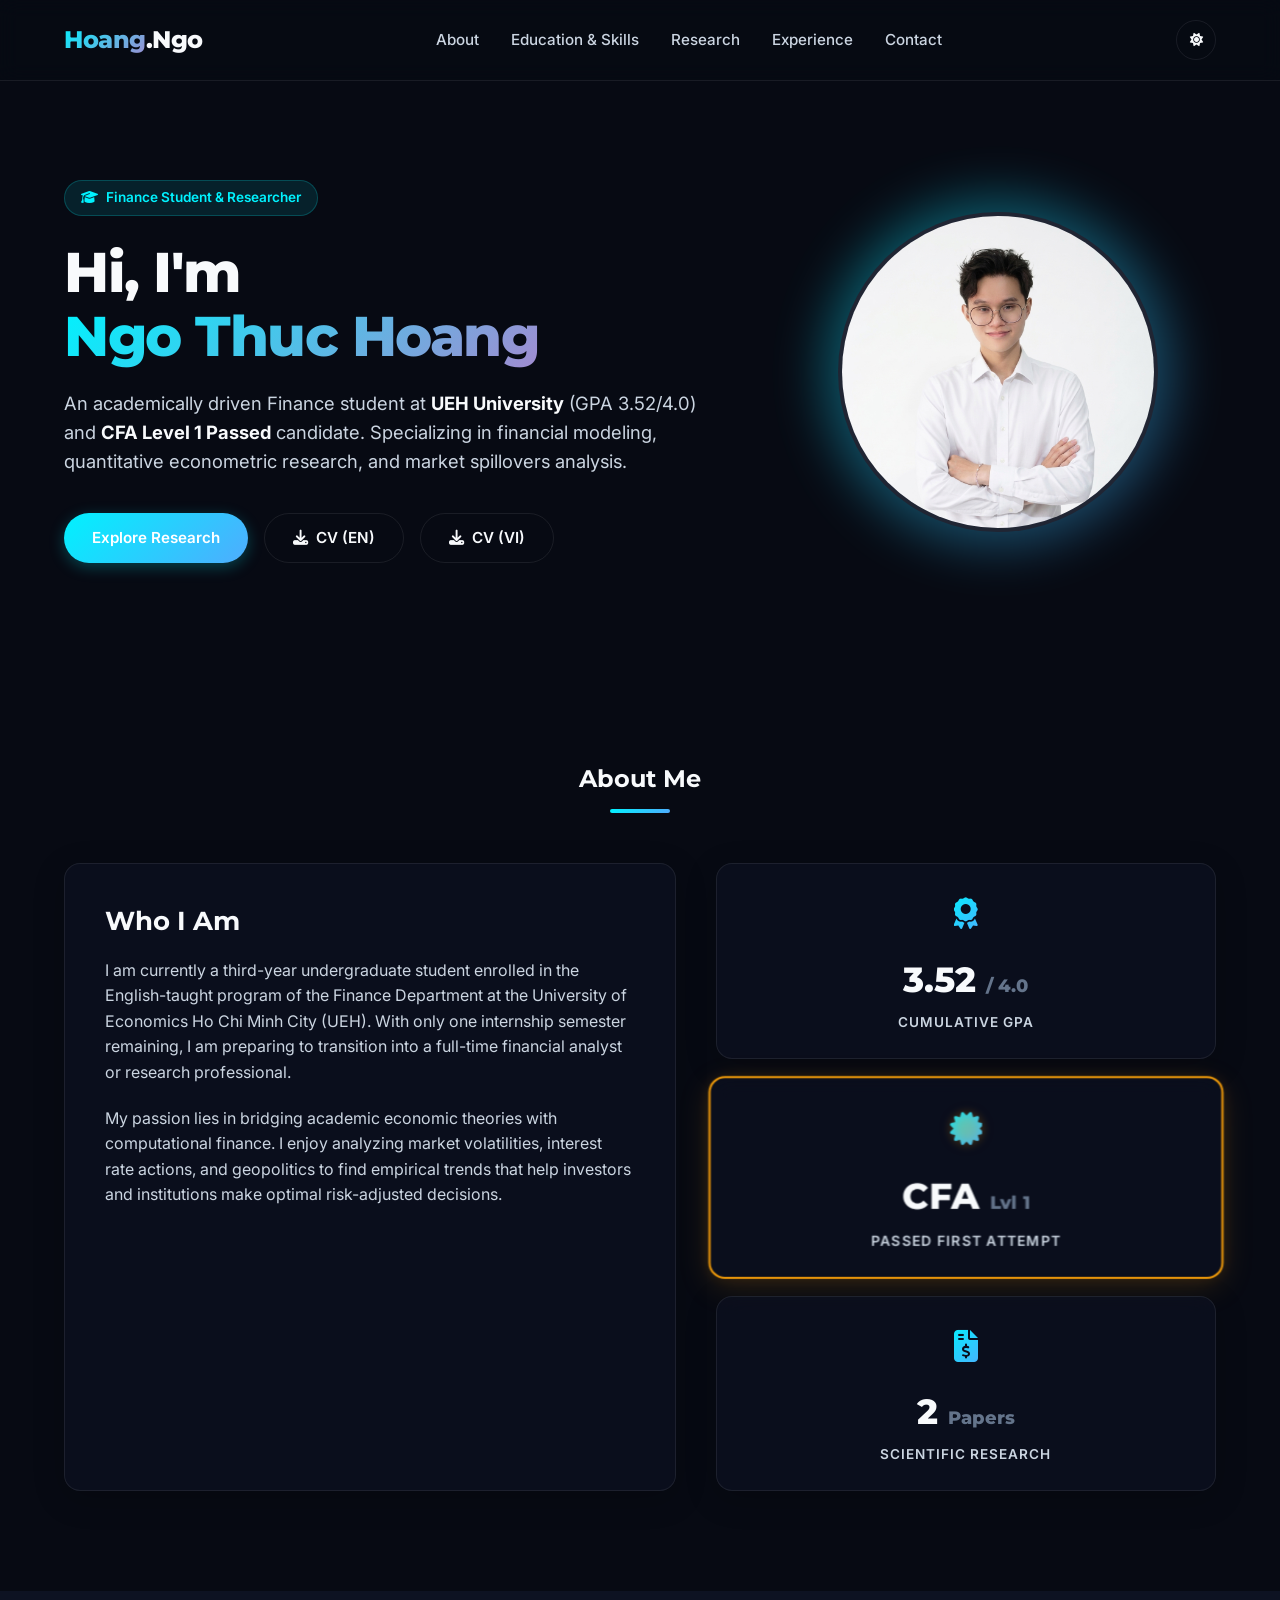
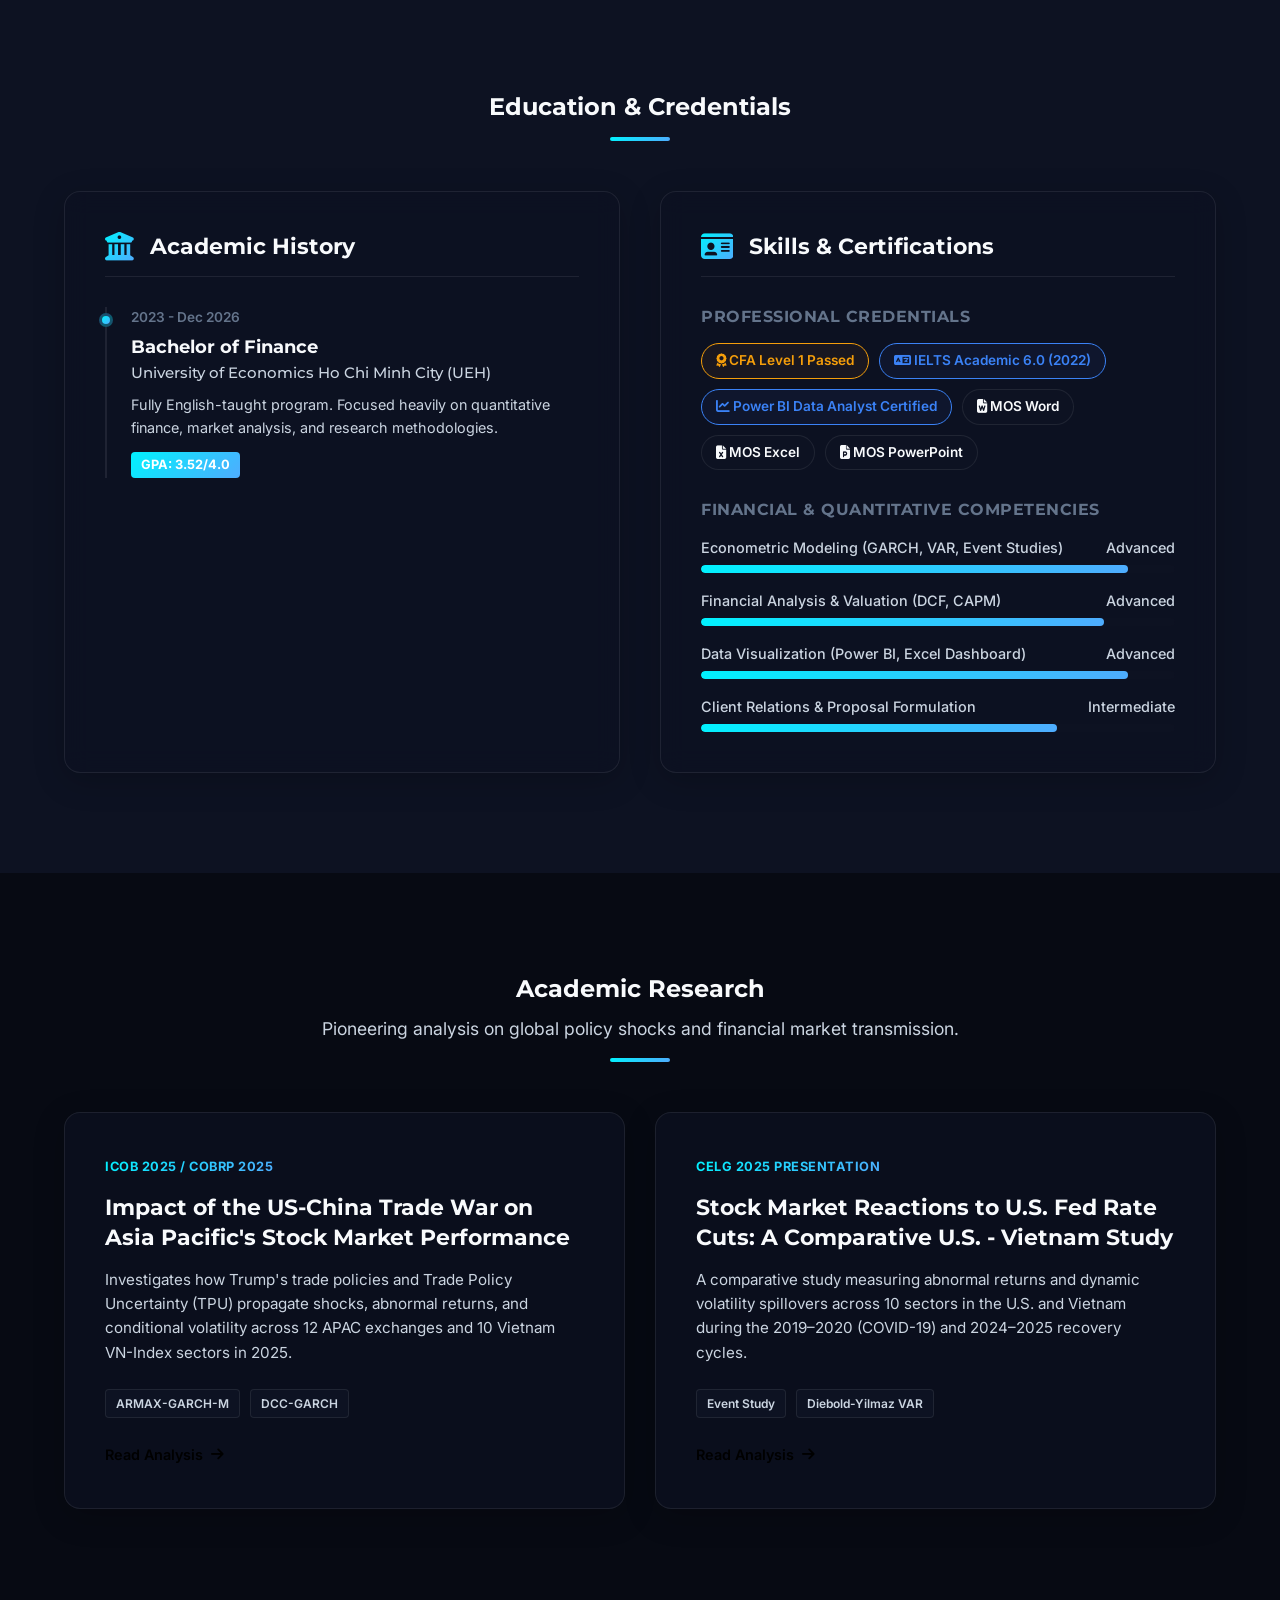
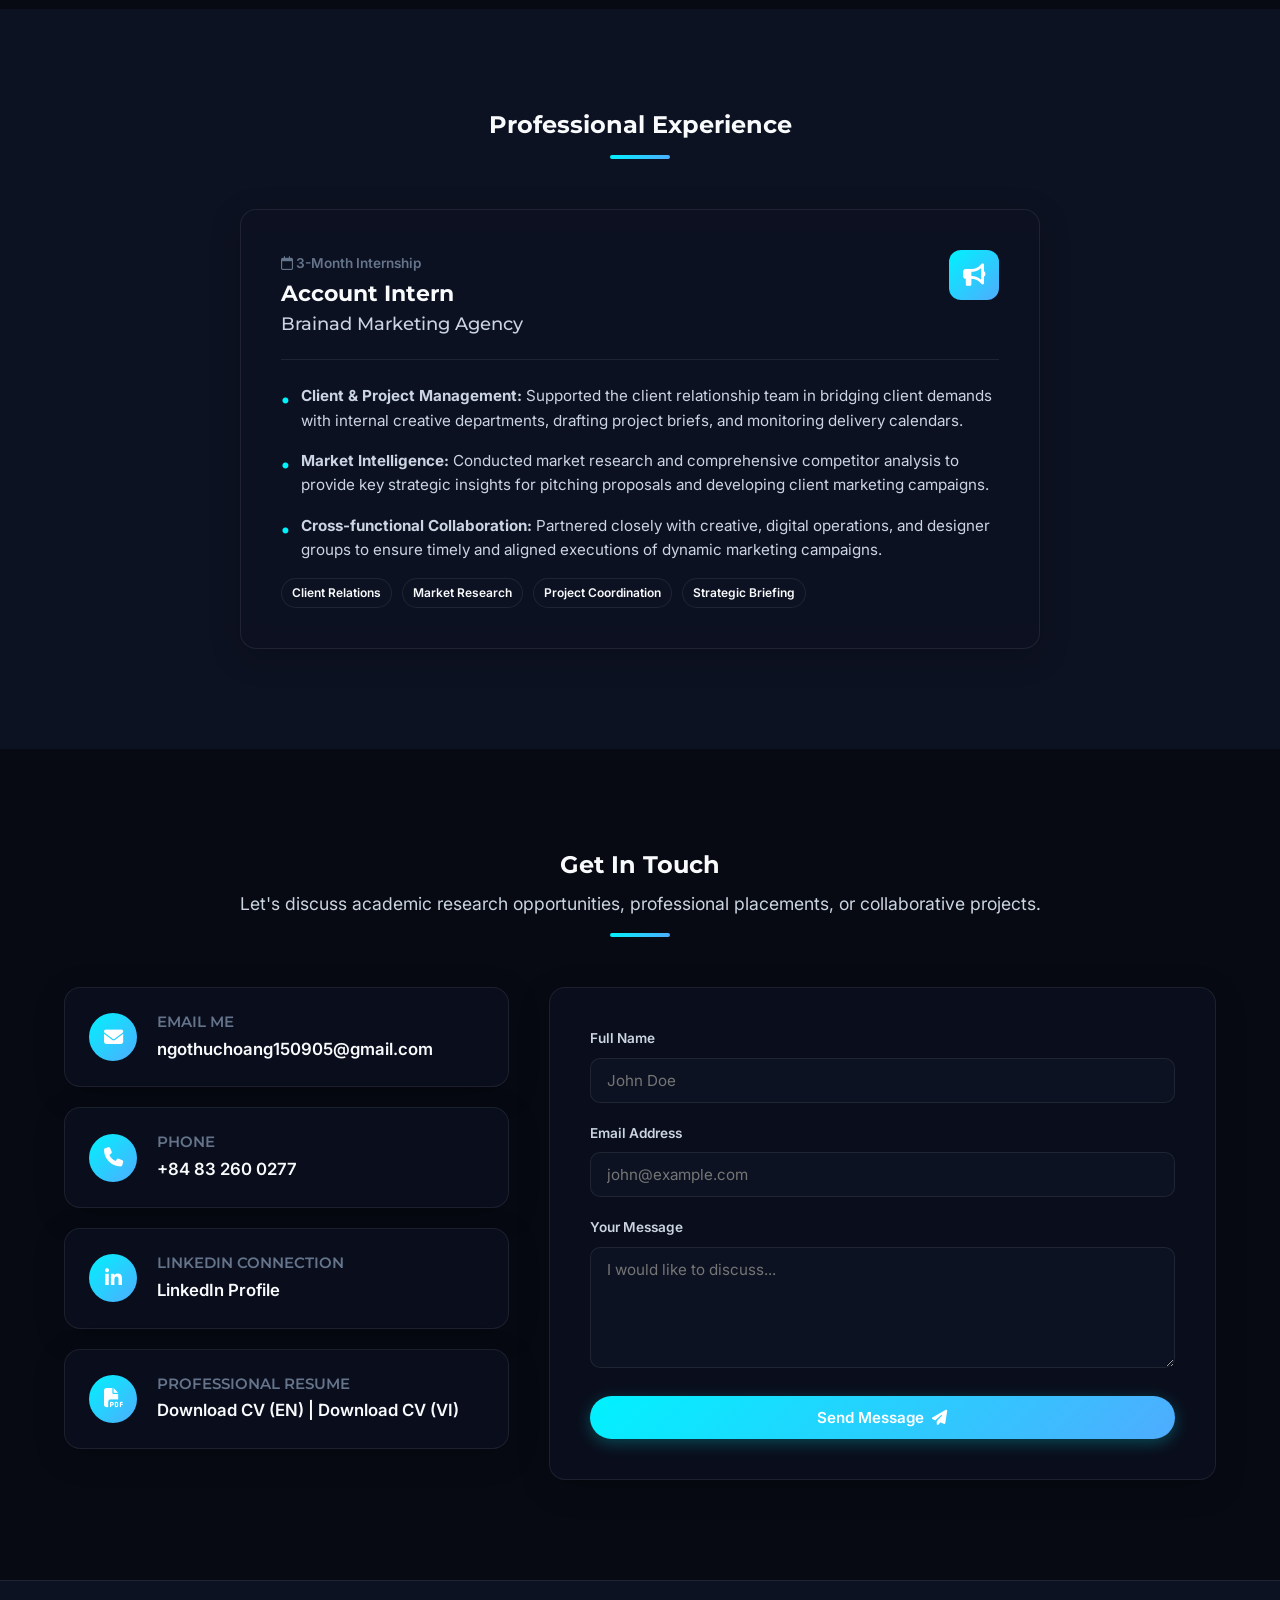
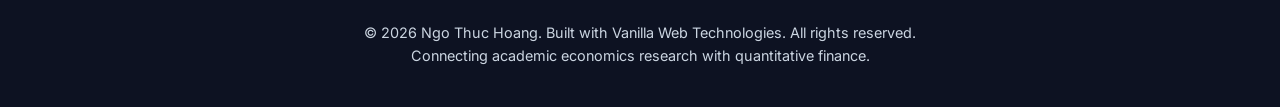
<file: index.html>
<!DOCTYPE html>
<html lang="en">
<head>
    <meta charset="UTF-8">
    <meta name="viewport" content="width=device-width, initial-scale=1.0">
    <title>Ngo Thuc Hoang | Personal Portfolio</title>
    <meta name="description" content="Personal portfolio of Ngo Thuc Hoang, Finance student at UEH. CFA Level 1, GPA 3.52, research in trade policy uncertainty and monetary policy spillovers.">
    <!-- Google Fonts -->
    <link rel="preconnect" href="https://fonts.googleapis.com">
    <link rel="preconnect" href="https://fonts.gstatic.com" crossorigin>
    <link href="https://fonts.googleapis.com/css2?family=Inter:wght@300;400;500;600;700&family=Montserrat:wght@500;600;700;800&display=swap" rel="stylesheet">
    <!-- FontAwesome for Icons -->
    <link rel="stylesheet" href="https://cdnjs.cloudflare.com/ajax/libs/font-awesome/6.4.0/css/all.min.css">
    <!-- Stylesheet -->
    <link rel="stylesheet" href="styles.css">
</head>
<body class="dark-theme">

    <!-- Sticky Navigation -->
    <header id="header">
        <div class="container navbar">
            <a href="#" class="logo">
                <span class="gradient-text">Hoang</span>.Ngo
            </a>
            <nav class="nav-menu" id="nav-menu">
                <a href="#about" class="nav-link">About</a>
                <a href="#education" class="nav-link">Education & Skills</a>
                <a href="#research" class="nav-link">Research</a>
                <a href="#experience" class="nav-link">Experience</a>
                <a href="#contact" class="nav-link">Contact</a>
            </nav>
            <div class="nav-actions">
                <button id="theme-toggle" class="btn-icon" aria-label="Toggle theme">
                    <i class="fa-solid fa-sun"></i>
                </button>
                <button id="mobile-menu-btn" class="btn-icon mobile-only" aria-label="Open menu">
                    <i class="fa-solid fa-bars"></i>
                </button>
            </div>
        </div>
    </header>

    <!-- Hero Section -->
    <section id="hero" class="hero-section">
        <div class="container hero-grid">
            <div class="hero-content">
                <div class="badge-hero">
                    <i class="fa-solid fa-graduation-cap"></i> Finance Student & Researcher
                </div>
                <h1 class="hero-title">
                    Hi, I'm <span class="gradient-text">Ngo Thuc Hoang</span>
                </h1>
                <p class="hero-subtitle">
                    An academically driven Finance student at <strong>UEH University</strong> (GPA 3.52/4.0) and <strong>CFA Level 1 Passed</strong> candidate. Specializing in financial modeling, quantitative econometric research, and market spillovers analysis.
                </p>
                <div class="hero-cta">
                    <a href="#research" class="btn primary">Explore Research</a>
                    <a href="./CV_NgoThucHoang.pdf" class="btn secondary" download><i class="fa-solid fa-download"></i> CV (EN)</a>
                    <a href="./CV_NgoThucHoang_VI.pdf" class="btn secondary" download><i class="fa-solid fa-download"></i> CV (VI)</a>
                </div>
            </div>
            <div class="hero-image-wrapper">
                <div class="avatar-glow"></div>
                <div class="avatar-container">
                    <img src="Anhcv_shirt_white_polished.png" alt="Ngo Thuc Hoang" class="avatar-img" onerror="this.src='Anhcv.jpg'">
                </div>
            </div>
        </div>
    </section>

    <!-- About Section -->
    <section id="about" class="section-padding">
        <div class="container scroll-reveal">
            <div class="section-header text-center">
                <h2 class="section-title">About Me</h2>
                <div class="underline mx-auto"></div>
            </div>
            <div class="about-grid">
                <div class="about-card glass">
                    <h3>Who I Am</h3>
                    <p>
                        I am currently a third-year undergraduate student enrolled in the English-taught program of the Finance Department at the University of Economics Ho Chi Minh City (UEH). With only one internship semester remaining, I am preparing to transition into a full-time financial analyst or research professional.
                    </p>
                    <p>
                        My passion lies in bridging academic economic theories with computational finance. I enjoy analyzing market volatilities, interest rate actions, and geopolitics to find empirical trends that help investors and institutions make optimal risk-adjusted decisions.
                    </p>
                </div>
                <div class="stats-grid">
                    <div class="stat-card glass text-center">
                        <div class="stat-icon"><i class="fa-solid fa-award"></i></div>
                        <div class="stat-number">3.52 <span class="stat-scale">/ 4.0</span></div>
                        <div class="stat-label">Cumulative GPA</div>
                    </div>
                    <div class="stat-card glass text-center cfa-featured">
                        <div class="stat-icon"><i class="fa-solid fa-certificate"></i></div>
                        <div class="stat-number">CFA <span class="stat-scale">Lvl 1</span></div>
                        <div class="stat-label">Passed First Attempt</div>
                    </div>
                    <div class="stat-card glass text-center">
                        <div class="stat-icon"><i class="fa-solid fa-file-invoice-dollar"></i></div>
                        <div class="stat-number">2 <span class="stat-scale">Papers</span></div>
                        <div class="stat-label">Scientific Research</div>
                    </div>
                </div>
            </div>
        </div>
    </section>

    <!-- Education & Skills Section -->
    <section id="education" class="section-padding bg-alt">
        <div class="container scroll-reveal">
            <div class="section-header text-center">
                <h2 class="section-title">Education & Credentials</h2>
                <div class="underline mx-auto"></div>
            </div>
            <div class="edu-skills-grid">
                <!-- Education Timeline -->
                <div class="edu-card glass">
                    <div class="edu-card-header">
                        <i class="fa-solid fa-building-columns icon-header"></i>
                        <h3>Academic History</h3>
                    </div>
                    <div class="edu-timeline">
                        <div class="timeline-item">
                            <div class="timeline-dot"></div>
                            <span class="timeline-date">2023 - Dec 2026</span>
                            <h4>Bachelor of Finance</h4>
                            <h5>University of Economics Ho Chi Minh City (UEH)</h5>
                            <p class="edu-desc">
                                Fully English-taught program. Focused heavily on quantitative finance, market analysis, and research methodologies.
                            </p>
                            <span class="timeline-badge">GPA: 3.52/4.0</span>
                        </div>
                    </div>
                </div>

                <!-- Skills & Certifications -->
                <div class="skills-card glass">
                    <div class="skills-card-header">
                        <i class="fa-solid fa-id-card icon-header"></i>
                        <h3>Skills & Certifications</h3>
                    </div>
                    <div class="skills-section">
                        <h4>Professional Credentials</h4>
                        <div class="chips-container">
                            <span class="chip gold"><i class="fa-solid fa-award"></i> CFA Level 1 Passed</span>
                            <span class="chip blue"><i class="fa-solid fa-language"></i> IELTS Academic 6.0 (2022)</span>
                            <span class="chip blue"><i class="fa-solid fa-chart-line"></i> Power BI Data Analyst Certified</span>
                            <span class="chip text-chip"><i class="fa-solid fa-file-word"></i> MOS Word</span>
                            <span class="chip text-chip"><i class="fa-solid fa-file-excel"></i> MOS Excel</span>
                            <span class="chip text-chip"><i class="fa-solid fa-file-powerpoint"></i> MOS PowerPoint</span>
                        </div>
                    </div>
                    <div class="skills-section">
                        <h4>Financial & Quantitative Competencies</h4>
                        <div class="skills-bar-wrapper">
                            <div class="skill-info">
                                <span>Econometric Modeling (GARCH, VAR, Event Studies)</span>
                                <span>Advanced</span>
                            </div>
                            <div class="skill-progress-bar"><div class="progress" style="width: 90%;"></div></div>
                        </div>
                        <div class="skills-bar-wrapper">
                            <div class="skill-info">
                                <span>Financial Analysis & Valuation (DCF, CAPM)</span>
                                <span>Advanced</span>
                            </div>
                            <div class="skill-progress-bar"><div class="progress" style="width: 85%;"></div></div>
                        </div>
                        <div class="skills-bar-wrapper">
                            <div class="skill-info">
                                <span>Data Visualization (Power BI, Excel Dashboard)</span>
                                <span>Advanced</span>
                            </div>
                            <div class="skill-progress-bar"><div class="progress" style="width: 90%;"></div></div>
                        </div>
                        <div class="skills-bar-wrapper">
                            <div class="skill-info">
                                <span>Client Relations & Proposal Formulation</span>
                                <span>Intermediate</span>
                            </div>
                            <div class="skill-progress-bar"><div class="progress" style="width: 75%;"></div></div>
                        </div>
                    </div>
                </div>
            </div>
        </div>
    </section>

    <!-- Research Section -->
    <section id="research" class="section-padding">
        <div class="container scroll-reveal">
            <div class="section-header text-center">
                <h2 class="section-title">Academic Research</h2>
                <p class="section-subtitle">Pioneering analysis on global policy shocks and financial market transmission.</p>
                <div class="underline mx-auto"></div>
            </div>
            <div class="research-grid">
                <!-- Research Card 1 -->
                <div class="research-card glass scroll-reveal" data-paper="paper1">
                    <div class="card-tag">iCOB 2025 / COBRP 2025</div>
                    <h3 class="card-title">Impact of the US-China Trade War on Asia Pacific's Stock Market Performance</h3>
                    <p class="card-summary">
                        Investigates how Trump's trade policies and Trade Policy Uncertainty (TPU) propagate shocks, abnormal returns, and conditional volatility across 12 APAC exchanges and 10 Vietnam VN-Index sectors in 2025.
                    </p>
                    <div class="card-methodology">
                        <span class="method-badge">ARMAX-GARCH-M</span>
                        <span class="method-badge">DCC-GARCH</span>
                    </div>
                    <button class="btn card-btn text-gradient">Read Analysis <i class="fa-solid fa-arrow-right"></i></button>
                </div>

                <!-- Research Card 2 -->
                <div class="research-card glass scroll-reveal" data-paper="paper2">
                    <div class="card-tag">CELG 2025 Presentation</div>
                    <h3 class="card-title">Stock Market Reactions to U.S. Fed Rate Cuts: A Comparative U.S. - Vietnam Study</h3>
                    <p class="card-summary">
                        A comparative study measuring abnormal returns and dynamic volatility spillovers across 10 sectors in the U.S. and Vietnam during the 2019–2020 (COVID-19) and 2024–2025 recovery cycles.
                    </p>
                    <div class="card-methodology">
                        <span class="method-badge">Event Study</span>
                        <span class="method-badge">Diebold-Yilmaz VAR</span>
                    </div>
                    <button class="btn card-btn text-gradient">Read Analysis <i class="fa-solid fa-arrow-right"></i></button>
                </div>
            </div>
        </div>
    </section>

    <!-- Experience Section -->
    <section id="experience" class="section-padding bg-alt">
        <div class="container scroll-reveal">
            <div class="section-header text-center">
                <h2 class="section-title">Professional Experience</h2>
                <div class="underline mx-auto"></div>
            </div>
            <div class="timeline-container scroll-reveal">
                <div class="timeline-card glass">
                    <div class="timeline-header">
                        <div class="timeline-title-group">
                            <span class="job-date"><i class="fa-regular fa-calendar"></i> 3-Month Internship</span>
                            <h3>Account Intern</h3>
                            <h4>Brainad Marketing Agency</h4>
                        </div>
                        <div class="timeline-logo"><i class="fa-solid fa-bullhorn"></i></div>
                    </div>
                    <ul class="timeline-bullets">
                        <li>
                            <strong>Client & Project Management:</strong> Supported the client relationship team in bridging client demands with internal creative departments, drafting project briefs, and monitoring delivery calendars.
                        </li>
                        <li>
                            <strong>Market Intelligence:</strong> Conducted market research and comprehensive competitor analysis to provide key strategic insights for pitching proposals and developing client marketing campaigns.
                        </li>
                        <li>
                            <strong>Cross-functional Collaboration:</strong> Partnered closely with creative, digital operations, and designer groups to ensure timely and aligned executions of dynamic marketing campaigns.
                        </li>
                    </ul>
                    <div class="chips-container mt-3">
                        <span class="chip small">Client Relations</span>
                        <span class="chip small">Market Research</span>
                        <span class="chip small">Project Coordination</span>
                        <span class="chip small">Strategic Briefing</span>
                    </div>
                </div>
            </div>
        </div>
    </section>

    <!-- Contact Section -->
    <section id="contact" class="section-padding">
        <div class="container scroll-reveal">
            <div class="section-header text-center">
                <h2 class="section-title">Get In Touch</h2>
                <p class="section-subtitle">Let's discuss academic research opportunities, professional placements, or collaborative projects.</p>
                <div class="underline mx-auto"></div>
            </div>
            <div class="contact-grid">
                <!-- Info cards -->
                <div class="contact-info-wrapper">
                    <div class="info-card glass">
                        <div class="info-icon"><i class="fa-solid fa-envelope"></i></div>
                        <div>
                            <h4>Email Me</h4>
                            <p><a href="mailto:ngothuchoang150905@gmail.com" class="contact-link">ngothuchoang150905@gmail.com</a></p>
                        </div>
                    </div>
                    <div class="info-card glass">
                        <div class="info-icon"><i class="fa-solid fa-phone"></i></div>
                        <div>
                            <h4>Phone</h4>
                            <p><a href="tel:+84832600277" class="contact-link">+84 83 260 0277</a></p>
                        </div>
                    </div>
                    <div class="info-card glass">
                        <div class="info-icon"><i class="fa-brands fa-linkedin-in"></i></div>
                        <div>
                            <h4>LinkedIn Connection</h4>
                            <p><a href="https://www.linkedin.com/in/th%C3%BAc-ho%C3%A0ng-ng%C3%B4-92a282347" class="contact-link" target="_blank">LinkedIn Profile</a></p>
                        </div>
                    </div>
                    <div class="info-card glass">
                        <div class="info-icon"><i class="fa-solid fa-file-pdf"></i></div>
                        <div>
                            <h4>Professional Resume</h4>
                            <p>
                                <a href="./CV_NgoThucHoang.pdf" class="contact-link" download>Download CV (EN)</a> | 
                                <a href="./CV_NgoThucHoang_VI.pdf" class="contact-link" download>Download CV (VI)</a>
                            </p>
                        </div>
                    </div>
                </div>
                <!-- Contact Form -->
                <div class="contact-form-wrapper glass">
                    <form id="contact-form" action="#" method="POST">
                        <div class="form-group">
                            <label for="form-name">Full Name</label>
                            <input type="text" id="form-name" placeholder="John Doe" required>
                        </div>
                        <div class="form-group">
                            <label for="form-email">Email Address</label>
                            <input type="email" id="form-email" placeholder="john@example.com" required>
                        </div>
                        <div class="form-group">
                            <label for="form-message">Your Message</label>
                            <textarea id="form-message" rows="5" placeholder="I would like to discuss..." required></textarea>
                        </div>
                        <button type="submit" class="btn primary w-full">Send Message <i class="fa-solid fa-paper-plane ms-2"></i></button>
                    </form>
                </div>
            </div>
        </div>
    </section>

    <!-- Footer -->
    <footer>
        <div class="container footer-content text-center">
            <p>&copy; 2026 Ngo Thuc Hoang. Built with Vanilla Web Technologies. All rights reserved.</p>
            <p class="small text-muted mt-2">Connecting academic economics research with quantitative finance.</p>
        </div>
    </footer>

    <!-- RESEARCH MODALS -->
    <!-- Modal 1: Paper 1 -->
    <div class="modal-overlay" id="modal-paper1" aria-hidden="true">
        <div class="modal-container glass">
            <button class="modal-close" aria-label="Close modal">&times;</button>
            <div class="modal-body">
                <span class="modal-tag">Research Paper 1 | iCOB 2025 & COBRP 2025</span>
                <h2 class="modal-title">Impact of the US-China Trade War on Asia Pacific's Stock Market Performance: Challenges and Sustainable Approaches</h2>
                
                <!-- Tabs Navigation -->
                <div class="modal-tabs">
                    <button class="tab-btn active" data-tab="tab1-abstract">Abstract</button>
                    <button class="tab-btn" data-tab="tab1-methodology">Methodology</button>
                    <button class="tab-btn" data-tab="tab1-findings">Key Findings & SDG 8</button>
                </div>

                <!-- Tabs Content -->
                <div class="tab-content-wrapper">
                    <!-- Abstract -->
                    <div class="tab-content active" id="tab1-abstract">
                        <p>
                            Studies on the impact of the US-China trade war on financial markets over time have been conducted at many levels. Moving beyond historical 2018–2020 periods, this paper shifts attention to the 2025 period, highlighting how ongoing Trade Policy Uncertainty (TPU) continues to influence 12 Asia-Pacific financial markets and sectoral dynamics inside Vietnam.
                        </p>
                        <p>
                            The research focuses on evaluating how trade conflict shocks influence abnormal returns, volatility behavior, and spillover effects across APAC stock exchanges and 10 industry groups within Vietnam’s VN-Index in 2025. It links financial resilience with United Nations SDG 8 (Decent Work and Economic Growth), offering a forward-looking perspective on sustaining growth amid prolonged trade tensions.
                        </p>
                    </div>
                    <!-- Methodology -->
                    <div class="tab-content" id="tab1-methodology">
                        <h4>Mô hình hóa Biến động và Tác động Shock (ARMAX-GARCH-M & DCC)</h4>
                        <p>
                            The paper adopts a advanced volatility modeling framework:
                        </p>
                        <ul>
                            <li>
                                <strong>Risk-Return Trade-off:</strong> Draws on the GARCH-in-Mean (GARCH-M) specification, introducing a conditional volatility risk premium term into the mean equation to capture how investors price assets under policy stress.
                            </li>
                            <li>
                                <strong>ARMAX-GARCH-M (TPU):</strong> Integrates Trade Policy Uncertainty (TPU) as an exogenous variance regressor to measure its direct impact on conditional variance behavior.
                            </li>
                            <li>
                                <strong>DCC-GARCH:</strong> Employs Dynamic Conditional Correlation (DCC) to trace the time-varying connectedness, identifying which economies act as primary transmitters or receivers of volatility.
                            </li>
                        </ul>
                    </div>
                    <!-- Findings -->
                    <div class="tab-content" id="tab1-findings">
                        <h4>Academic and Practical Insights</h4>
                        <ul>
                            <li>
                                <strong>Regional Transmission:</strong> Empirically maps the volatility connectedness of the 12 APAC markets, identifying Hong Kong as a key intermediary in absorbing and transmitting volatility between US, China, and APAC markets.
                            </li>
                            <li>
                                <strong>Sectoral Sensitivity (Vietnam):</strong> Pinpoints Vietnamese industries with higher or lower sensitivity to tariff shocks, supporting portfolios in risk mitigation.
                            </li>
                            <li>
                                <strong>SDG 8 Integration:</strong> Demonstrates that maintaining financial market stability through active risk pricing directly supports long-term economic growth and decent work opportunities in trade-exposed emerging markets.
                            </li>
                        </ul>
                    </div>
                </div>
            </div>
        </div>
    </div>

    <!-- Modal 2: Paper 2 -->
    <div class="modal-overlay" id="modal-paper2" aria-hidden="true">
        <div class="modal-container glass">
            <button class="modal-close" aria-label="Close modal">&times;</button>
            <div class="modal-body">
                <span class="modal-tag">Research Paper 2 | CELG 2025 Presentation</span>
                <h2 class="modal-title">Stock Market Reactions to U.S. Fed Rate Cuts: A Comparative Event Study of the U.S. and Vietnam, with an Analysis of Spillovers between the two Markets and within Vietnam's Sectors (2019 - 2020 & 2024 - 2025)</h2>
                
                <!-- Tabs Navigation -->
                <div class="modal-tabs">
                    <button class="tab-btn active" data-tab="tab2-abstract">Abstract</button>
                    <button class="tab-btn" data-tab="tab2-methodology">Methodology</button>
                    <button class="tab-btn" data-tab="tab2-findings">Key Findings & SDG 8</button>
                </div>

                <!-- Tabs Content -->
                <div class="tab-content-wrapper">
                    <!-- Abstract -->
                    <div class="tab-content active" id="tab2-abstract">
                        <p>
                            This research evaluates and compares U.S. and Vietnamese stock market reactions to conventional Federal Reserve policy rate cuts. It assesses the short-term market reaction magnitude and compares the responses of 10 industry groups within each country.
                        </p>
                        <p>
                            To capture evolving investor behavior, the comparative analysis is conducted across two distinct macroeconomic cycles: the pre-pandemic normal phase (2019–2020) and the post-pandemic recovery/tightening turnaround phase (2024–2025). The study also maps volatility transmission, investigating cross-border spillovers from the U.S. to Vietnam and intra-market spillovers between domestic sectors.
                        </p>
                    </div>
                    <!-- Methodology -->
                    <div class="tab-content" id="tab2-methodology">
                        <h4>Event Study & VAR Spillover Framework</h4>
                        <p>
                            The paper utilizes a integrated methodological framework:
                        </p>
                        <ul>
                            <li>
                                <strong>Event Study:</strong> Computes Abnormal Returns (AR) and Cumulative Abnormal Returns (CAR) around Fed rate cut announcement windows to evaluate market efficiency and short-term announcement sensitivity.
                            </li>
                            <li>
                                <strong>Diebold & Yilmaz (2012) Spillover Index:</strong> Applies a Vector Autoregression (VAR) framework with generalized forecast-error variance decompositions (GFEVD) to build a connectedness matrix.
                            </li>
                            <li>
                                <strong>Cross-Border & Intra-Market Connectedness:</strong> Captures both international transmission (US to Vietnam sectors) and domestic sector-to-sector volatility propagation.
                            </li>
                        </ul>
                    </div>
                    <!-- Findings -->
                    <div class="tab-content" id="tab2-findings">
                        <h4>Main Results & Policy Relevance</h4>
                        <ul>
                            <li>
                                <strong>Macro Comparisons:</strong> Establishes that while unexpected rate cuts trigger general liquidity relief, responses vary heavily between pre-pandemic and post-pandemic cycles, reflecting changes in market risk-aversion.
                            </li>
                            <li>
                                <strong>Transmission Roles:</strong> Identifies which specific industries act as net risk transmitters versus net receivers of volatility inside HOSE (Vietnam) and U.S. markets.
                            </li>
                            <li>
                                <strong>Practical Application:</strong> Guides retail and institutional investors in developing sectoral hedging strategies, and assists state regulators in maintaining macro-prudential stability against external currency/monetary shocks (aligned with SDG 8).
                            </li>
                        </ul>
                    </div>
                </div>
            </div>
        </div>
    </div>

    <!-- Scripts -->
    <script src="script.js"></script>
</body>
</html>
</file>
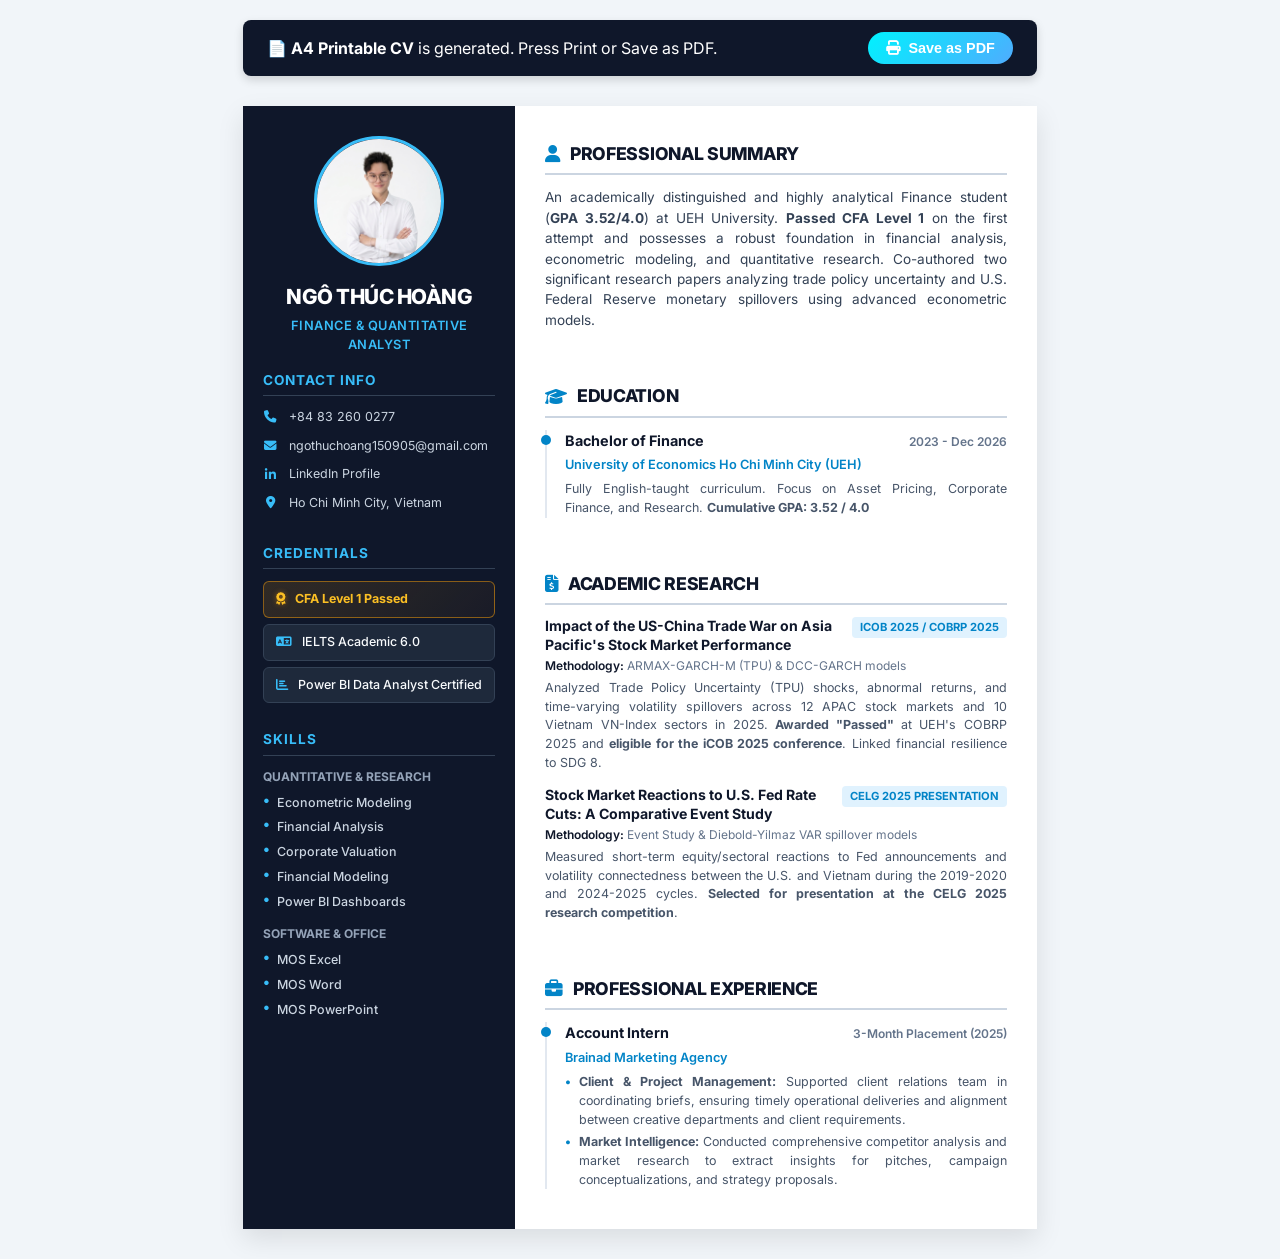
<file: CV_NgoThucHoang_Printable.html>
<!DOCTYPE html>
<html lang="en">
<head>
    <meta charset="UTF-8">
    <meta name="viewport" content="width=device-width, initial-scale=1.0">
    <title>CV_NgoThucHoang</title>
    <!-- Google Fonts -->
    <link rel="preconnect" href="https://fonts.googleapis.com">
    <link rel="preconnect" href="https://fonts.gstatic.com" crossorigin>
    <link href="https://fonts.googleapis.com/css2?family=Inter:wght@300;400;500;600;700;800&display=swap" rel="stylesheet">
    <!-- FontAwesome for Icons -->
    <link rel="stylesheet" href="https://cdnjs.cloudflare.com/ajax/libs/font-awesome/6.4.0/css/all.min.css">
    <style>
        /* ==========================================================================
           RESET & SETUP (A4 AESTHETICS)
           ========================================================================== */
        * {
            margin: 0;
            padding: 0;
            box-sizing: border-box;
        }

        body {
            font-family: 'Inter', sans-serif;
            background-color: #f1f5f9;
            color: #1e293b;
            line-height: 1.5;
            -webkit-print-color-adjust: exact;
            print-color-adjust: exact;
        }

        /* Printable A4 Page Container */
        .cv-page {
            width: 210mm;
            height: 297mm;
            background-color: #ffffff;
            margin: 30px auto;
            box-shadow: 0 10px 25px rgba(0,0,0,0.1);
            display: grid;
            grid-template-columns: 72mm 138mm;
            overflow: hidden;
            position: relative;
        }

        /* Helper floating bar to prompt printing */
        .print-helper {
            max-width: 210mm;
            margin: 20px auto 0;
            background: #0f172a;
            color: #ffffff;
            padding: 12px 24px;
            border-radius: 8px;
            display: flex;
            justify-content: space-between;
            align-items: center;
            box-shadow: 0 4px 10px rgba(0,0,0,0.15);
        }

        .print-btn {
            background: linear-gradient(135deg, #00f2fe 0%, #4facfe 100%);
            color: #ffffff;
            border: none;
            padding: 8px 18px;
            border-radius: 20px;
            font-weight: 600;
            font-size: 0.9rem;
            cursor: pointer;
            display: inline-flex;
            align-items: center;
            gap: 8px;
            transition: all 0.2s ease;
        }

        .print-btn:hover {
            transform: translateY(-1px);
            box-shadow: 0 4px 12px rgba(0, 242, 254, 0.3);
        }

        /* ==========================================================================
           LEFT SIDEBAR STYLING
           ========================================================================== */
        .sidebar {
            background-color: #0f172a; /* Deep slate background */
            color: #f8fafc;
            padding: 30px 20px;
            display: flex;
            flex-direction: column;
            height: 100%;
        }

        .avatar-section {
            display: flex;
            flex-direction: column;
            align-items: center;
            margin-bottom: 15px;
            text-align: center;
        }

        .avatar-container {
            width: 130px;
            height: 130px;
            border-radius: 50%;
            overflow: hidden;
            border: 3px solid #38bdf8;
            background-color: #1e293b;
            margin-bottom: 15px;
        }

        .avatar-img {
            width: 100%;
            height: 100%;
            object-fit: cover;
        }

        .candidate-name {
            font-size: 1.3rem;
            font-weight: 800;
            letter-spacing: -0.5px;
            color: #ffffff;
            text-transform: uppercase;
        }

        .candidate-title {
            font-size: 0.8rem;
            color: #38bdf8;
            font-weight: 600;
            text-transform: uppercase;
            margin-top: 4px;
            letter-spacing: 0.5px;
        }

        /* Sidebar Section Commons */
        .sidebar-section {
            margin-bottom: 20px;
        }

        .sidebar-section:last-child {
            margin-bottom: 0;
        }

        .sidebar-heading {
            font-size: 0.85rem;
            text-transform: uppercase;
            color: #38bdf8;
            border-bottom: 1px solid #334155;
            padding-bottom: 5px;
            margin-bottom: 12px;
            letter-spacing: 1px;
            font-weight: 700;
        }

        /* Contact Details */
        .contact-item {
            display: flex;
            align-items: center;
            gap: 12px;
            margin-bottom: 10px;
            font-size: 0.78rem;
            color: #cbd5e1;
        }

        .contact-item i {
            color: #38bdf8;
            width: 14px;
            text-align: center;
        }

        .contact-item a {
            color: inherit;
            text-decoration: none;
            word-break: break-all;
        }

        /* Credentials / Badges */
        .credential-badge {
            background-color: #1e293b;
            border: 1px solid #334155;
            padding: 8px 12px;
            border-radius: 6px;
            margin-bottom: 6px;
            font-size: 0.78rem;
            display: flex;
            align-items: center;
            gap: 10px;
            font-weight: 500;
        }

        .credential-badge.gold {
            background: linear-gradient(135deg, rgba(245, 158, 11, 0.15) 0%, rgba(217, 119, 6, 0.05) 100%) !important;
            border: 1px solid rgba(245, 158, 11, 0.5) !important;
            color: #fbbf24 !important;
            font-weight: 700;
        }

        .credential-badge.gold i {
            color: #fbbf24 !important;
            text-shadow: 0 0 5px rgba(245, 158, 11, 0.5);
        }

        .credential-badge.blue i {
            color: #38bdf8;
        }

        /* Skills Lists */
        .skill-group-title {
            font-size: 0.75rem;
            font-weight: 700;
            color: #94a3b8;
            margin-bottom: 8px;
            text-transform: uppercase;
        }

        .skills-list {
            list-style-type: none;
            margin-bottom: 14px;
        }

        .skills-list li {
            position: relative;
            padding-left: 14px;
            font-size: 0.78rem;
            color: #cbd5e1;
            margin-bottom: 6px;
            font-weight: 500;
        }

        .skills-list li::before {
            content: "•";
            position: absolute;
            left: 0;
            color: #38bdf8;
            font-weight: bold;
            font-size: 0.9rem;
            line-height: 1;
            top: -1px;
        }

        /* ==========================================================================
           MAIN CONTENT STYLING
           ========================================================================== */
        .main-content {
            padding: 35px 30px;
            display: flex;
            flex-direction: column;
            justify-content: space-between;
            height: 100%;
        }

        /* Content Section Commons */
        .section {
            margin-bottom: 24px;
        }

        .section:last-child {
            margin-bottom: 0;
        }

        .section-heading {
            font-size: 1.1rem;
            color: #0f172a;
            border-bottom: 2px solid #cbd5e1;
            padding-bottom: 6px;
            margin-bottom: 12px;
            display: flex;
            align-items: center;
            gap: 10px;
            text-transform: uppercase;
            font-weight: 800;
            letter-spacing: -0.3px;
        }

        .section-heading i {
            color: #0284c7;
        }

        /* Summary */
        .summary-text {
            font-size: 0.85rem;
            color: #334155;
            text-align: justify;
        }

        /* Academic Timeline */
        .timeline-item {
            position: relative;
            padding-left: 18px;
            border-left: 2px solid #e2e8f0;
            margin-bottom: 15px;
        }

        .timeline-item:last-child {
            margin-bottom: 0;
            padding-bottom: 0;
        }

        .timeline-dot {
            position: absolute;
            left: -6px;
            top: 5px;
            width: 10px;
            height: 10px;
            border-radius: 50%;
            background-color: #0284c7;
        }

        .timeline-header {
            display: flex;
            justify-content: space-between;
            align-items: baseline;
            margin-bottom: 4px;
        }

        .timeline-title {
            font-size: 0.9rem;
            font-weight: 700;
            color: #0f172a;
        }

        .timeline-date {
            font-size: 0.75rem;
            color: #64748b;
            font-weight: 600;
        }

        .timeline-subtitle {
            font-size: 0.8rem;
            color: #0284c7;
            font-weight: 600;
            margin-bottom: 6px;
        }

        .timeline-desc {
            font-size: 0.78rem;
            color: #475569;
            text-align: justify;
        }

        .timeline-bullets {
            margin-top: 6px;
            list-style-type: none;
        }

        .timeline-bullets li {
            position: relative;
            padding-left: 14px;
            font-size: 0.78rem;
            color: #475569;
            margin-bottom: 4px;
            text-align: justify;
        }

        .timeline-bullets li::before {
            content: "•";
            position: absolute;
            left: 0;
            color: #0284c7;
            font-weight: bold;
        }

        /* Research Item Block */
        .research-item {
            margin-bottom: 14px;
        }

        .research-item:last-child {
            margin-bottom: 0;
        }

        .research-header {
            display: flex;
            justify-content: space-between;
            align-items: flex-start;
            margin-bottom: 3px;
        }

        .research-title {
            font-size: 0.88rem;
            font-weight: 700;
            color: #0f172a;
            line-height: 1.3;
        }

        .research-tag {
            font-size: 0.7rem;
            font-weight: 700;
            color: #0284c7;
            text-transform: uppercase;
            white-space: nowrap;
            margin-left: 10px;
            background: #e0f2fe;
            padding: 2px 8px;
            border-radius: 4px;
        }

        .research-methodology {
            font-size: 0.75rem;
            font-weight: 600;
            color: #0f172a;
            margin-bottom: 4px;
        }

        .research-methodology span {
            color: #64748b;
            font-weight: 400;
        }

        .research-desc {
            font-size: 0.78rem;
            color: #475569;
            text-align: justify;
        }

        /* ==========================================================================
           PRINT STYLING STUFF (CRITICAL)
           ========================================================================== */
        @media print {
            @page {
                size: A4;
                margin: 0;
            }
            html, body {
                width: 210mm;
                height: 297mm;
                margin: 0;
                padding: 0;
                overflow: hidden;
            }
            .print-helper {
                display: none;
            }
            .cv-page {
                margin: 0;
                box-shadow: none;
                width: 210mm;
                height: 297mm;
                page-break-after: avoid;
                page-break-inside: avoid;
            }
            * {
                -webkit-print-color-adjust: exact !important;
                print-color-adjust: exact !important;
            }
        }
    </style>
</head>
<body>

    <!-- Floating helper bar for printing (Hidden during printing) -->
    <div class="print-helper no-print">
        <span>📄 <strong>A4 Printable CV</strong> is generated. Press Print or Save as PDF.</span>
        <button class="print-btn" onclick="window.print()">
            <i class="fa-solid fa-print"></i> Save as PDF
        </button>
    </div>

    <!-- Main CV Sheet -->
    <div class="cv-page">
        
        <!-- SIDEBAR (LEFT) -->
        <aside class="sidebar">
            
            <!-- Avatar & Header -->
            <div class="avatar-section">
                <div class="avatar-container">
                    <img src="Anhcv_shirt_white_polished.png" alt="Ngo Thuc Hoang" class="avatar-img" onerror="this.src='Anhcv.jpg'">
                </div>
                <h1 class="candidate-name">Ngô Thúc Hoàng</h1>
                <p class="candidate-title">Finance & Quantitative Analyst</p>
            </div>

            <!-- Contact Section -->
            <div class="sidebar-section">
                <h2 class="sidebar-heading">Contact Info</h2>
                <div class="contact-item">
                    <i class="fa-solid fa-phone"></i>
                    <span>+84 83 260 0277</span>
                </div>
                <div class="contact-item">
                    <i class="fa-solid fa-envelope"></i>
                    <a href="mailto:ngothuchoang150905@gmail.com">ngothuchoang150905@gmail.com</a>
                </div>
                <div class="contact-item">
                    <i class="fa-brands fa-linkedin-in"></i>
                    <a href="https://www.linkedin.com/in/th%C3%BAc-ho%C3%A0ng-ng%C3%B4-92a282347" target="_blank">LinkedIn Profile</a>
                </div>
                <div class="contact-item">
                    <i class="fa-solid fa-location-dot"></i>
                    <span>Ho Chi Minh City, Vietnam</span>
                </div>
            </div>

            <!-- Credentials Section -->
            <div class="sidebar-section">
                <h2 class="sidebar-heading">Credentials</h2>
                <div class="credential-badge gold">
                    <i class="fa-solid fa-award"></i>
                    <span>CFA Level 1 Passed</span>
                </div>
                <div class="credential-badge blue">
                    <i class="fa-solid fa-language"></i>
                    <span>IELTS Academic 6.0</span>
                </div>
                <div class="credential-badge blue">
                    <i class="fa-solid fa-chart-bar"></i>
                    <span>Power BI Data Analyst Certified</span>
                </div>
            </div>

            <!-- Skills & Bar Section -->
            <div class="sidebar-section">
                <h2 class="sidebar-heading">Skills</h2>
                
                <h3 class="skill-group-title">Quantitative & Research</h3>
                <ul class="skills-list">
                    <li>Econometric Modeling</li>
                    <li>Financial Analysis</li>
                    <li>Corporate Valuation</li>
                    <li>Financial Modeling</li>
                    <li>Power BI Dashboards</li>
                </ul>

                <h3 class="skill-group-title">Software & Office</h3>
                <ul class="skills-list">
                    <li>MOS Excel</li>
                    <li>MOS Word</li>
                    <li>MOS PowerPoint</li>
                </ul>
            </div>

        </aside>

        <!-- MAIN COLUMN (RIGHT) -->
        <main class="main-content">
            
            <!-- Professional Summary -->
            <section class="section">
                <h2 class="section-heading"><i class="fa-solid fa-user"></i> Professional Summary</h2>
                <p class="summary-text">
                    An academically distinguished and highly analytical Finance student (<strong>GPA 3.52/4.0</strong>) at UEH University. <strong>Passed CFA Level 1</strong> on the first attempt and possesses a robust foundation in financial analysis, econometric modeling, and quantitative research. Co-authored two significant research papers analyzing trade policy uncertainty and U.S. Federal Reserve monetary spillovers using advanced econometric models.
                </p>
            </section>

            <!-- Education Section -->
            <section class="section">
                <h2 class="section-heading"><i class="fa-solid fa-graduation-cap"></i> Education</h2>
                <div class="timeline-item">
                    <div class="timeline-dot"></div>
                    <div class="timeline-header">
                        <h3 class="timeline-title">Bachelor of Finance</h3>
                        <span class="timeline-date">2023 - Dec 2026</span>
                    </div>
                    <p class="timeline-subtitle">University of Economics Ho Chi Minh City (UEH)</p>
                    <p class="timeline-desc">
                        Fully English-taught curriculum. Focus on Asset Pricing, Corporate Finance, and Research. 
                        <strong>Cumulative GPA: 3.52 / 4.0</strong>
                    </p>
                </div>
            </section>

            <!-- Academic Research Experience -->
            <section class="section">
                <h2 class="section-heading"><i class="fa-solid fa-file-invoice-dollar"></i> Academic Research</h2>
                
                <!-- Research 1 -->
                <div class="research-item">
                    <div class="research-header">
                        <h3 class="research-title">Impact of the US-China Trade War on Asia Pacific's Stock Market Performance</h3>
                        <span class="research-tag">iCOB 2025 / COBRP 2025</span>
                    </div>
                    <p class="research-methodology">Methodology: <span>ARMAX-GARCH-M (TPU) & DCC-GARCH models</span></p>
                    <p class="research-desc">
                        Analyzed Trade Policy Uncertainty (TPU) shocks, abnormal returns, and time-varying volatility spillovers across 12 APAC stock markets and 10 Vietnam VN-Index sectors in 2025. <strong>Awarded "Passed"</strong> at UEH's COBRP 2025 and <strong>eligible for the iCOB 2025 conference</strong>. Linked financial resilience to SDG 8.
                    </p>
                </div>

                <!-- Research 2 -->
                <div class="research-item">
                    <div class="research-header">
                        <h3 class="research-title">Stock Market Reactions to U.S. Fed Rate Cuts: A Comparative Event Study</h3>
                        <span class="research-tag">CELG 2025 Presentation</span>
                    </div>
                    <p class="research-methodology">Methodology: <span>Event Study & Diebold-Yilmaz VAR spillover models</span></p>
                    <p class="research-desc">
                        Measured short-term equity/sectoral reactions to Fed announcements and volatility connectedness between the U.S. and Vietnam during the 2019-2020 and 2024-2025 cycles. <strong>Selected for presentation at the CELG 2025 research competition</strong>.
                    </p>
                </div>
            </section>

            <!-- Professional Experience -->
            <section class="section">
                <h2 class="section-heading"><i class="fa-solid fa-briefcase"></i> Professional Experience</h2>
                <div class="timeline-item">
                    <div class="timeline-dot"></div>
                    <div class="timeline-header">
                        <h3 class="timeline-title">Account Intern</h3>
                        <span class="timeline-date">3-Month Placement (2025)</span>
                    </div>
                    <p class="timeline-subtitle">Brainad Marketing Agency</p>
                    <ul class="timeline-bullets">
                        <li>
                            <strong>Client & Project Management:</strong> Supported client relations team in coordinating briefs, ensuring timely operational deliveries and alignment between creative departments and client requirements.
                        </li>
                        <li>
                            <strong>Market Intelligence:</strong> Conducted comprehensive competitor analysis and market research to extract insights for pitches, campaign conceptualizations, and strategy proposals.
                        </li>
                    </ul>
                </div>
            </section>

        </main>
    </div>

</body>
</html>
</file>
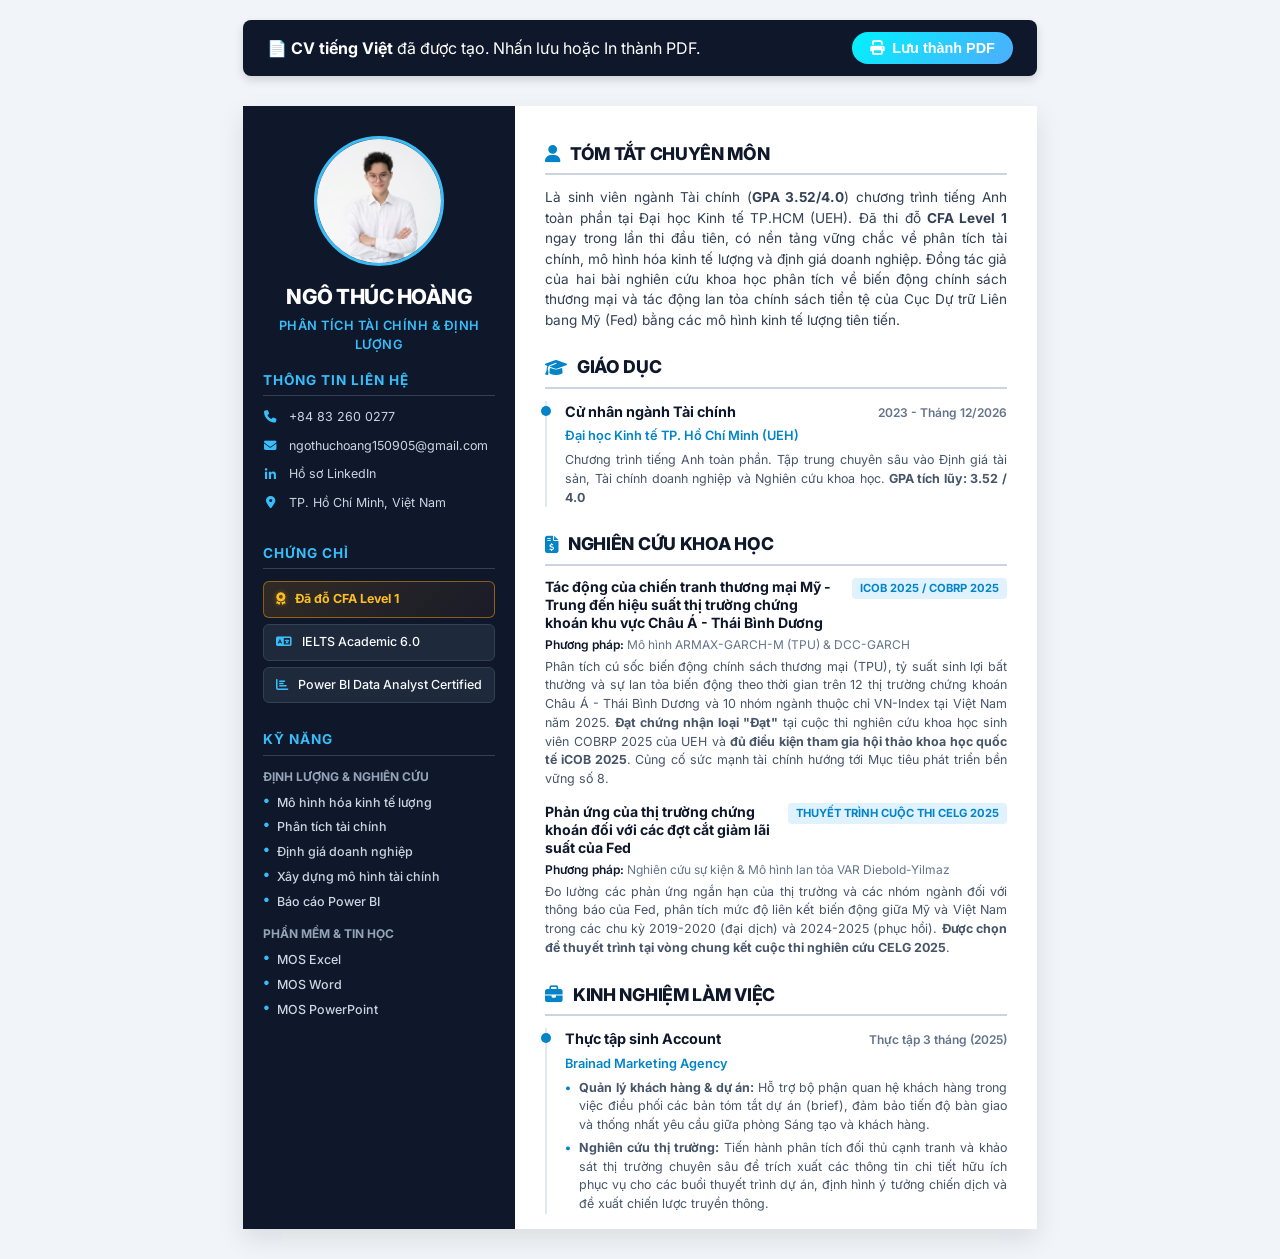
<file: CV_NgoThucHoang_VI_Printable.html>
<!DOCTYPE html>
<html lang="vi">
<head>
    <meta charset="UTF-8">
    <meta name="viewport" content="width=device-width, initial-scale=1.0">
    <title>CV_NgoThucHoang_VI</title>
    <!-- Google Fonts -->
    <link rel="preconnect" href="https://fonts.googleapis.com">
    <link rel="preconnect" href="https://fonts.gstatic.com" crossorigin>
    <link href="https://fonts.googleapis.com/css2?family=Inter:wght@300;400;500;600;700;800&display=swap" rel="stylesheet">
    <!-- FontAwesome for Icons -->
    <link rel="stylesheet" href="https://cdnjs.cloudflare.com/ajax/libs/font-awesome/6.4.0/css/all.min.css">
    <style>
        /* ==========================================================================
           RESET & SETUP (A4 AESTHETICS)
           ========================================================================== */
        * {
            margin: 0;
            padding: 0;
            box-sizing: border-box;
        }

        body {
            font-family: 'Inter', sans-serif;
            background-color: #f1f5f9;
            color: #1e293b;
            line-height: 1.5;
            -webkit-print-color-adjust: exact;
            print-color-adjust: exact;
        }

        /* Printable A4 Page Container */
        .cv-page {
            width: 210mm;
            height: 297mm;
            background-color: #ffffff;
            margin: 30px auto;
            box-shadow: 0 10px 25px rgba(0,0,0,0.1);
            display: grid;
            grid-template-columns: 72mm 138mm;
            overflow: hidden;
            position: relative;
        }

        /* Helper floating bar to prompt printing */
        .print-helper {
            max-width: 210mm;
            margin: 20px auto 0;
            background: #0f172a;
            color: #ffffff;
            padding: 12px 24px;
            border-radius: 8px;
            display: flex;
            justify-content: space-between;
            align-items: center;
            box-shadow: 0 4px 10px rgba(0,0,0,0.15);
        }

        .print-btn {
            background: linear-gradient(135deg, #00f2fe 0%, #4facfe 100%);
            color: #ffffff;
            border: none;
            padding: 8px 18px;
            border-radius: 20px;
            font-weight: 600;
            font-size: 0.9rem;
            cursor: pointer;
            display: inline-flex;
            align-items: center;
            gap: 8px;
            transition: all 0.2s ease;
        }

        .print-btn:hover {
            transform: translateY(-1px);
            box-shadow: 0 4px 12px rgba(0, 242, 254, 0.3);
        }

        /* ==========================================================================
           LEFT SIDEBAR STYLING
           ========================================================================== */
        .sidebar {
            background-color: #0f172a; /* Deep slate background */
            color: #f8fafc;
            padding: 30px 20px;
            display: flex;
            flex-direction: column;
            height: 100%;
        }

        .avatar-section {
            display: flex;
            flex-direction: column;
            align-items: center;
            margin-bottom: 15px;
            text-align: center;
        }

        .avatar-container {
            width: 130px;
            height: 130px;
            border-radius: 50%;
            overflow: hidden;
            border: 3px solid #38bdf8;
            background-color: #1e293b;
            margin-bottom: 15px;
        }

        .avatar-img {
            width: 100%;
            height: 100%;
            object-fit: cover;
        }

        .candidate-name {
            font-size: 1.3rem;
            font-weight: 800;
            letter-spacing: -0.5px;
            color: #ffffff;
            text-transform: uppercase;
        }

        .candidate-title {
            font-size: 0.8rem;
            color: #38bdf8;
            font-weight: 600;
            text-transform: uppercase;
            margin-top: 4px;
            letter-spacing: 0.5px;
        }

        /* Sidebar Section Commons */
        .sidebar-section {
            margin-bottom: 20px;
        }

        .sidebar-section:last-child {
            margin-bottom: 0;
        }

        .sidebar-heading {
            font-size: 0.85rem;
            text-transform: uppercase;
            color: #38bdf8;
            border-bottom: 1px solid #334155;
            padding-bottom: 5px;
            margin-bottom: 12px;
            letter-spacing: 1px;
            font-weight: 700;
        }

        /* Contact Details */
        .contact-item {
            display: flex;
            align-items: center;
            gap: 12px;
            margin-bottom: 10px;
            font-size: 0.78rem;
            color: #cbd5e1;
        }

        .contact-item i {
            color: #38bdf8;
            width: 14px;
            text-align: center;
        }

        .contact-item a {
            color: inherit;
            text-decoration: none;
            word-break: break-all;
        }

        /* Credentials / Badges */
        .credential-badge {
            background-color: #1e293b;
            border: 1px solid #334155;
            padding: 8px 12px;
            border-radius: 6px;
            margin-bottom: 6px;
            font-size: 0.78rem;
            display: flex;
            align-items: center;
            gap: 10px;
            font-weight: 500;
        }

        .credential-badge.gold {
            background: linear-gradient(135deg, rgba(245, 158, 11, 0.15) 0%, rgba(217, 119, 6, 0.05) 100%) !important;
            border: 1px solid rgba(245, 158, 11, 0.5) !important;
            color: #fbbf24 !important;
            font-weight: 700;
        }

        .credential-badge.gold i {
            color: #fbbf24 !important;
            text-shadow: 0 0 5px rgba(245, 158, 11, 0.5);
        }

        .credential-badge.blue i {
            color: #38bdf8;
        }

        /* Skills Lists */
        .skill-group-title {
            font-size: 0.75rem;
            font-weight: 700;
            color: #94a3b8;
            margin-bottom: 8px;
            text-transform: uppercase;
        }

        .skills-list {
            list-style-type: none;
            margin-bottom: 14px;
        }

        .skills-list li {
            position: relative;
            padding-left: 14px;
            font-size: 0.78rem;
            color: #cbd5e1;
            margin-bottom: 6px;
            font-weight: 500;
        }

        .skills-list li::before {
            content: "•";
            position: absolute;
            left: 0;
            color: #38bdf8;
            font-weight: bold;
            font-size: 0.9rem;
            line-height: 1;
            top: -1px;
        }

        /* ==========================================================================
           MAIN CONTENT STYLING
           ========================================================================== */
        .main-content {
            padding: 35px 30px;
            display: flex;
            flex-direction: column;
            justify-content: space-between;
            height: 100%;
        }

        /* Content Section Commons */
        .section {
            margin-bottom: 24px;
        }

        .section:last-child {
            margin-bottom: 0;
        }

        .section-heading {
            font-size: 1.1rem;
            color: #0f172a;
            border-bottom: 2px solid #cbd5e1;
            padding-bottom: 6px;
            margin-bottom: 12px;
            display: flex;
            align-items: center;
            gap: 10px;
            text-transform: uppercase;
            font-weight: 800;
            letter-spacing: -0.3px;
        }

        .section-heading i {
            color: #0284c7;
        }

        /* Summary */
        .summary-text {
            font-size: 0.85rem;
            color: #334155;
            text-align: justify;
        }

        /* Academic Timeline */
        .timeline-item {
            position: relative;
            padding-left: 18px;
            border-left: 2px solid #e2e8f0;
            margin-bottom: 15px;
        }

        .timeline-item:last-child {
            margin-bottom: 0;
            padding-bottom: 0;
        }

        .timeline-dot {
            position: absolute;
            left: -6px;
            top: 5px;
            width: 10px;
            height: 10px;
            border-radius: 50%;
            background-color: #0284c7;
        }

        .timeline-header {
            display: flex;
            justify-content: space-between;
            align-items: baseline;
            margin-bottom: 4px;
        }

        .timeline-title {
            font-size: 0.9rem;
            font-weight: 700;
            color: #0f172a;
        }

        .timeline-date {
            font-size: 0.75rem;
            color: #64748b;
            font-weight: 600;
        }

        .timeline-subtitle {
            font-size: 0.8rem;
            color: #0284c7;
            font-weight: 600;
            margin-bottom: 6px;
        }

        .timeline-desc {
            font-size: 0.78rem;
            color: #475569;
            text-align: justify;
        }

        .timeline-bullets {
            margin-top: 6px;
            list-style-type: none;
        }

        .timeline-bullets li {
            position: relative;
            padding-left: 14px;
            font-size: 0.78rem;
            color: #475569;
            margin-bottom: 4px;
            text-align: justify;
        }

        .timeline-bullets li::before {
            content: "•";
            position: absolute;
            left: 0;
            color: #0284c7;
            font-weight: bold;
        }

        /* Research Item Block */
        .research-item {
            margin-bottom: 14px;
        }

        .research-item:last-child {
            margin-bottom: 0;
        }

        .research-header {
            display: flex;
            justify-content: space-between;
            align-items: flex-start;
            margin-bottom: 3px;
        }

        .research-title {
            font-size: 0.88rem;
            font-weight: 700;
            color: #0f172a;
            line-height: 1.3;
        }

        .research-tag {
            font-size: 0.7rem;
            font-weight: 700;
            color: #0284c7;
            text-transform: uppercase;
            white-space: nowrap;
            margin-left: 10px;
            background: #e0f2fe;
            padding: 2px 8px;
            border-radius: 4px;
        }

        .research-methodology {
            font-size: 0.75rem;
            font-weight: 600;
            color: #0f172a;
            margin-bottom: 4px;
        }

        .research-methodology span {
            color: #64748b;
            font-weight: 400;
        }

        .research-desc {
            font-size: 0.78rem;
            color: #475569;
            text-align: justify;
        }

        /* ==========================================================================
           PRINT STYLING STUFF (CRITICAL)
           ========================================================================== */
        @media print {
            @page {
                size: A4;
                margin: 0;
            }
            html, body {
                width: 210mm;
                height: 297mm;
                margin: 0;
                padding: 0;
                overflow: hidden;
            }
            .print-helper {
                display: none;
            }
            .cv-page {
                margin: 0;
                box-shadow: none;
                width: 210mm;
                height: 297mm;
                page-break-after: avoid;
                page-break-inside: avoid;
            }
            * {
                -webkit-print-color-adjust: exact !important;
                print-color-adjust: exact !important;
            }
        }
    </style>
</head>
<body>

    <!-- Floating helper bar for printing (Hidden during printing) -->
    <div class="print-helper no-print">
        <span>📄 <strong>CV tiếng Việt</strong> đã được tạo. Nhấn lưu hoặc In thành PDF.</span>
        <button class="print-btn" onclick="window.print()">
            <i class="fa-solid fa-print"></i> Lưu thành PDF
        </button>
    </div>

    <!-- Main CV Sheet -->
    <div class="cv-page">
        
        <!-- SIDEBAR (LEFT) -->
        <aside class="sidebar">
            
            <!-- Avatar & Header -->
            <div class="avatar-section">
                <div class="avatar-container">
                    <img src="Anhcv_shirt_white_polished.png" alt="Ngo Thuc Hoang" class="avatar-img" onerror="this.src='Anhcv.jpg'">
                </div>
                <h1 class="candidate-name">Ngô Thúc Hoàng</h1>
                <p class="candidate-title">Phân tích Tài chính & Định lượng</p>
            </div>

            <!-- Contact Section -->
            <div class="sidebar-section">
                <h2 class="sidebar-heading">Thông tin liên hệ</h2>
                <div class="contact-item">
                    <i class="fa-solid fa-phone"></i>
                    <span>+84 83 260 0277</span>
                </div>
                <div class="contact-item">
                    <i class="fa-solid fa-envelope"></i>
                    <a href="mailto:ngothuchoang150905@gmail.com">ngothuchoang150905@gmail.com</a>
                </div>
                <div class="contact-item">
                    <i class="fa-brands fa-linkedin-in"></i>
                    <a href="https://www.linkedin.com/in/th%C3%BAc-ho%C3%A0ng-ng%C3%B4-92a282347" target="_blank">Hồ sơ LinkedIn</a>
                </div>
                <div class="contact-item">
                    <i class="fa-solid fa-location-dot"></i>
                    <span>TP. Hồ Chí Minh, Việt Nam</span>
                </div>
            </div>

            <!-- Credentials Section -->
            <div class="sidebar-section">
                <h2 class="sidebar-heading">Chứng chỉ</h2>
                <div class="credential-badge gold">
                    <i class="fa-solid fa-award"></i>
                    <span>Đã đỗ CFA Level 1</span>
                </div>
                <div class="credential-badge blue">
                    <i class="fa-solid fa-language"></i>
                    <span>IELTS Academic 6.0</span>
                </div>
                <div class="credential-badge blue">
                    <i class="fa-solid fa-chart-bar"></i>
                    <span>Power BI Data Analyst Certified</span>
                </div>
            </div>

            <!-- Skills & Bar Section -->
            <div class="sidebar-section">
                <h2 class="sidebar-heading">Kỹ năng</h2>
                
                <h3 class="skill-group-title">Định lượng & Nghiên cứu</h3>
                <ul class="skills-list">
                    <li>Mô hình hóa kinh tế lượng</li>
                    <li>Phân tích tài chính</li>
                    <li>Định giá doanh nghiệp</li>
                    <li>Xây dựng mô hình tài chính</li>
                    <li>Báo cáo Power BI</li>
                </ul>

                <h3 class="skill-group-title">Phần mềm & Tin học</h3>
                <ul class="skills-list">
                    <li>MOS Excel</li>
                    <li>MOS Word</li>
                    <li>MOS PowerPoint</li>
                </ul>
            </div>

        </aside>

        <!-- MAIN COLUMN (RIGHT) -->
        <main class="main-content">
            
            <!-- Professional Summary -->
            <section class="section">
                <h2 class="section-heading"><i class="fa-solid fa-user"></i> Tóm tắt chuyên môn</h2>
                <p class="summary-text">
                    Là sinh viên ngành Tài chính (<strong>GPA 3.52/4.0</strong>) chương trình tiếng Anh toàn phần tại Đại học Kinh tế TP.HCM (UEH). Đã thi đỗ <strong>CFA Level 1</strong> ngay trong lần thi đầu tiên, có nền tảng vững chắc về phân tích tài chính, mô hình hóa kinh tế lượng và định giá doanh nghiệp. Đồng tác giả của hai bài nghiên cứu khoa học phân tích về biến động chính sách thương mại và tác động lan tỏa chính sách tiền tệ của Cục Dự trữ Liên bang Mỹ (Fed) bằng các mô hình kinh tế lượng tiên tiến.
                </p>
            </section>

            <!-- Education Section -->
            <section class="section">
                <h2 class="section-heading"><i class="fa-solid fa-graduation-cap"></i> Giáo dục</h2>
                <div class="timeline-item">
                    <div class="timeline-dot"></div>
                    <div class="timeline-header">
                        <h3 class="timeline-title">Cử nhân ngành Tài chính</h3>
                        <span class="timeline-date">2023 - Tháng 12/2026</span>
                    </div>
                    <p class="timeline-subtitle">Đại học Kinh tế TP. Hồ Chí Minh (UEH)</p>
                    <p class="timeline-desc">
                        Chương trình tiếng Anh toàn phần. Tập trung chuyên sâu vào Định giá tài sản, Tài chính doanh nghiệp và Nghiên cứu khoa học. 
                        <strong>GPA tích lũy: 3.52 / 4.0</strong>
                    </p>
                </div>
            </section>

            <!-- Academic Research Experience -->
            <section class="section">
                <h2 class="section-heading"><i class="fa-solid fa-file-invoice-dollar"></i> Nghiên cứu khoa học</h2>
                
                <!-- Research 1 -->
                <div class="research-item">
                    <div class="research-header">
                        <h3 class="research-title">Tác động của chiến tranh thương mại Mỹ - Trung đến hiệu suất thị trường chứng khoán khu vực Châu Á - Thái Bình Dương</h3>
                        <span class="research-tag">iCOB 2025 / COBRP 2025</span>
                    </div>
                    <p class="research-methodology">Phương pháp: <span>Mô hình ARMAX-GARCH-M (TPU) & DCC-GARCH</span></p>
                    <p class="research-desc">
                        Phân tích cú sốc biến động chính sách thương mại (TPU), tỷ suất sinh lợi bất thường và sự lan tỏa biến động theo thời gian trên 12 thị trường chứng khoán Châu Á - Thái Bình Dương và 10 nhóm ngành thuộc chỉ VN-Index tại Việt Nam năm 2025. <strong>Đạt chứng nhận loại "Đạt"</strong> tại cuộc thi nghiên cứu khoa học sinh viên COBRP 2025 của UEH và <strong>đủ điều kiện tham gia hội thảo khoa học quốc tế iCOB 2025</strong>. Củng cố sức mạnh tài chính hướng tới Mục tiêu phát triển bền vững số 8.
                    </p>
                </div>

                <!-- Research 2 -->
                <div class="research-item">
                    <div class="research-header">
                        <h3 class="research-title">Phản ứng của thị trường chứng khoán đối với các đợt cắt giảm lãi suất của Fed</h3>
                        <span class="research-tag">Thuyết trình cuộc thi CELG 2025</span>
                    </div>
                    <p class="research-methodology">Phương pháp: <span>Nghiên cứu sự kiện & Mô hình lan tỏa VAR Diebold-Yilmaz</span></p>
                    <p class="research-desc">
                        Đo lường các phản ứng ngắn hạn của thị trường và các nhóm ngành đối với thông báo của Fed, phân tích mức độ liên kết biến động giữa Mỹ và Việt Nam trong các chu kỳ 2019-2020 (đại dịch) và 2024-2025 (phục hồi). <strong>Được chọn để thuyết trình tại vòng chung kết cuộc thi nghiên cứu CELG 2025</strong>.
                    </p>
                </div>
            </section>

            <!-- Professional Experience -->
            <section class="section">
                <h2 class="section-heading"><i class="fa-solid fa-briefcase"></i> Kinh nghiệm làm việc</h2>
                <div class="timeline-item">
                    <div class="timeline-dot"></div>
                    <div class="timeline-header">
                        <h3 class="timeline-title">Thực tập sinh Account</h3>
                        <span class="timeline-date">Thực tập 3 tháng (2025)</span>
                    </div>
                    <p class="timeline-subtitle">Brainad Marketing Agency</p>
                    <ul class="timeline-bullets">
                        <li>
                            <strong>Quản lý khách hàng & dự án:</strong> Hỗ trợ bộ phận quan hệ khách hàng trong việc điều phối các bản tóm tắt dự án (brief), đảm bảo tiến độ bàn giao và thống nhất yêu cầu giữa phòng Sáng tạo và khách hàng.
                        </li>
                        <li>
                            <strong>Nghiên cứu thị trường:</strong> Tiến hành phân tích đối thủ cạnh tranh và khảo sát thị trường chuyên sâu để trích xuất các thông tin chi tiết hữu ích phục vụ cho các buổi thuyết trình dự án, định hình ý tưởng chiến dịch và đề xuất chiến lược truyền thông.
                        </li>
                    </ul>
                </div>
            </section>

        </main>
    </div>

</body>
</html>
</file>
<file: styles.css>
/* ==========================================================================
   DESIGN SYSTEM & VARIABLES
   ========================================================================== */
:root {
    /* Color Tokens (Dark Theme - Default) */
    --bg-primary: #070a13;
    --bg-secondary: #0d1222;
    --bg-card: rgba(13, 18, 34, 0.65);
    --border-color: rgba(255, 255, 255, 0.08);
    
    --text-primary: #f8fafc;
    --text-secondary: #cbd5e1;
    --text-muted: #64748b;
    
    --primary-gradient: linear-gradient(135deg, #00f2fe 0%, #4facfe 100%);
    --secondary-gradient: linear-gradient(135deg, #b88bf8 0%, #6b21a8 100%);
    --text-gradient: linear-gradient(135deg, #00f2fe 0%, #a18cd1 100%);
    --accent-glow: rgba(0, 242, 254, 0.25);
    
    /* Global Spacing */
    --container-width: 1200px;
    --border-radius-lg: 16px;
    --border-radius-md: 10px;
    --border-radius-sm: 6px;
    
    /* Transitions */
    --transition-smooth: all 0.3s cubic-bezier(0.4, 0, 0.2, 1);
    --transition-fast: all 0.15s ease;
}

/* Light Theme Variables */
body.light-theme {
    --bg-primary: #f8fafc;
    --bg-secondary: #f1f5f9;
    --bg-card: rgba(255, 255, 255, 0.75);
    --border-color: rgba(15, 23, 42, 0.08);
    
    --text-primary: #0f172a;
    --text-secondary: #475569;
    --text-muted: #94a3b8;
    
    --primary-gradient: linear-gradient(135deg, #0072ff 0%, #00c6ff 100%);
    --secondary-gradient: linear-gradient(135deg, #7c3aed 0%, #c084fc 100%);
    --text-gradient: linear-gradient(135deg, #0072ff 0%, #7c3aed 100%);
    --accent-glow: rgba(0, 114, 255, 0.15);
}

/* ==========================================================================
   RESET & BASE STYLES
   ========================================================================== */
* {
    margin: 0;
    padding: 0;
    box-sizing: border-box;
}

html {
    scroll-behavior: smooth;
    font-size: 16px;
}

body {
    font-family: 'Inter', sans-serif;
    background-color: var(--bg-primary);
    color: var(--text-primary);
    line-height: 1.6;
    overflow-x: hidden;
    transition: background-color 0.4s ease, color 0.4s ease;
}

h1, h2, h3, h4, h5, h6 {
    font-family: 'Montserrat', sans-serif;
    font-weight: 700;
    color: var(--text-primary);
    line-height: 1.3;
}

a {
    text-decoration: none;
    color: inherit;
    transition: var(--transition-fast);
}

img {
    max-width: 100%;
    height: auto;
    display: block;
}

button {
    cursor: pointer;
    border: none;
    background: none;
    font-family: inherit;
}

/* Custom Scrollbar */
::-webkit-scrollbar {
    width: 8px;
}
::-webkit-scrollbar-track {
    background: var(--bg-primary);
}
::-webkit-scrollbar-thumb {
    background: var(--border-color);
    border-radius: var(--border-radius-sm);
}
::-webkit-scrollbar-thumb:hover {
    background: var(--text-muted);
}

/* ==========================================================================
   LAYOUT UTILITIES
   ========================================================================== */
.container {
    width: 100%;
    max-width: var(--container-width);
    margin: 0 auto;
    padding: 0 24px;
}

.section-padding {
    padding: 100px 0;
}

.bg-alt {
    background-color: var(--bg-secondary);
}

.text-center {
    text-align: center;
}

.mx-auto {
    margin-left: auto;
    margin-right: auto;
}

.mt-3 {
    margin-top: 1rem;
}

.w-full {
    width: 100%;
}

.text-muted {
    color: var(--text-muted);
}

.gradient-text {
    background: var(--text-gradient);
    -webkit-background-clip: text;
    -webkit-text-fill-color: transparent;
    display: inline-block;
}

.underline {
    height: 4px;
    width: 60px;
    background: var(--primary-gradient);
    border-radius: 2px;
    margin-top: 15px;
}

/* Glassmorphism utility */
.glass {
    background: var(--bg-card);
    backdrop-filter: blur(12px);
    -webkit-backdrop-filter: blur(12px);
    border: 1px solid var(--border-color);
    border-radius: var(--border-radius-lg);
    box-shadow: 0 8px 32px 0 rgba(0, 0, 0, 0.2);
}

/* Buttons */
.btn {
    display: inline-flex;
    align-items: center;
    justify-content: center;
    padding: 12px 28px;
    font-weight: 600;
    border-radius: 30px;
    font-size: 0.95rem;
    transition: var(--transition-smooth);
    gap: 8px;
}

.btn.primary {
    background: var(--primary-gradient);
    color: #ffffff;
    box-shadow: 0 4px 15px var(--accent-glow);
}

.btn.primary:hover {
    transform: translateY(-2px);
    box-shadow: 0 6px 20px var(--accent-glow);
    filter: brightness(1.1);
}

.btn.secondary {
    background: transparent;
    color: var(--text-primary);
    border: 1px solid var(--border-color);
}

.btn.secondary:hover {
    background: var(--border-color);
    transform: translateY(-2px);
}

.btn-icon {
    display: flex;
    align-items: center;
    justify-content: center;
    width: 40px;
    height: 40px;
    border-radius: 50%;
    border: 1px solid var(--border-color);
    color: var(--text-primary);
    transition: var(--transition-smooth);
}

.btn-icon:hover {
    background: var(--border-color);
}

/* ==========================================================================
   NAVIGATION HEADER
   ========================================================================== */
header {
    position: fixed;
    top: 0;
    left: 0;
    width: 100%;
    z-index: 1000;
    background: rgba(7, 10, 19, 0.7);
    backdrop-filter: blur(10px);
    -webkit-backdrop-filter: blur(10px);
    border-bottom: 1px solid var(--border-color);
    transition: background-color 0.4s ease;
}

body.light-theme header {
    background: rgba(248, 250, 252, 0.75);
}

.navbar {
    display: flex;
    align-items: center;
    justify-content: space-between;
    height: 80px;
}

.logo {
    font-family: 'Montserrat', sans-serif;
    font-size: 1.5rem;
    font-weight: 800;
    letter-spacing: -0.5px;
}

.nav-menu {
    display: flex;
    gap: 32px;
}

.nav-link {
    font-weight: 500;
    font-size: 0.95rem;
    color: var(--text-secondary);
}

.nav-link:hover, .nav-link.active {
    color: var(--text-primary);
}

.nav-actions {
    display: flex;
    align-items: center;
    gap: 12px;
}

.mobile-only {
    display: none;
}

/* ==========================================================================
   HERO SECTION
   ========================================================================== */
.hero-section {
    padding-top: 180px;
    padding-bottom: 100px;
    position: relative;
    overflow: hidden;
}

.hero-grid {
    display: grid;
    grid-template-columns: 1.2fr 0.8fr;
    gap: 60px;
    align-items: center;
}

.badge-hero {
    display: inline-flex;
    align-items: center;
    gap: 8px;
    background: rgba(0, 242, 254, 0.1);
    color: #00f2fe;
    padding: 6px 16px;
    border-radius: 20px;
    font-size: 0.85rem;
    font-weight: 600;
    border: 1px solid rgba(0, 242, 254, 0.2);
    margin-bottom: 24px;
}

body.light-theme .badge-hero {
    background: rgba(0, 114, 255, 0.08);
    color: #0072ff;
    border: 1px solid rgba(0, 114, 255, 0.15);
}

.hero-title {
    font-size: 3.5rem;
    font-weight: 800;
    letter-spacing: -1.5px;
    margin-bottom: 20px;
    line-height: 1.15;
}

.hero-subtitle {
    font-size: 1.15rem;
    color: var(--text-secondary);
    margin-bottom: 36px;
    font-weight: 400;
}

.hero-subtitle strong {
    color: var(--text-primary);
}

.hero-cta {
    display: flex;
    gap: 16px;
}

.hero-image-wrapper {
    position: relative;
    justify-self: center;
}

.avatar-glow {
    position: absolute;
    top: -15px;
    left: -15px;
    right: -15px;
    bottom: -15px;
    background: var(--primary-gradient);
    border-radius: 50%;
    filter: blur(25px);
    opacity: 0.35;
    z-index: 1;
    animation: pulseGlow 6s infinite alternate;
}

.avatar-container {
    position: relative;
    width: 320px;
    height: 320px;
    border-radius: 50%;
    overflow: hidden;
    border: 4px solid var(--border-color);
    z-index: 2;
    background-color: var(--bg-secondary);
}

.avatar-img {
    width: 100%;
    height: 100%;
    object-fit: cover;
    object-position: center;
    transition: var(--transition-smooth);
}

.avatar-container:hover .avatar-img {
    transform: scale(1.05);
}

@keyframes pulseGlow {
    0% { transform: scale(0.95); opacity: 0.25; }
    100% { transform: scale(1.05); opacity: 0.45; }
}

/* ==========================================================================
   ABOUT SECTION
   ========================================================================== */
.about-grid {
    display: grid;
    grid-template-columns: 1.1fr 0.9fr;
    gap: 40px;
    margin-top: 50px;
}

.about-card {
    padding: 40px;
}

.about-card h3 {
    font-size: 1.6rem;
    margin-bottom: 20px;
}

.about-card p {
    color: var(--text-secondary);
    margin-bottom: 20px;
}

.about-card p:last-child {
    margin-bottom: 0;
}

.stats-grid {
    display: grid;
    grid-template-columns: 1fr;
    gap: 20px;
}

.stat-card {
    padding: 24px;
    display: flex;
    flex-direction: column;
    align-items: center;
    justify-content: center;
    transition: var(--transition-smooth);
}

.stat-card:hover {
    transform: translateY(-5px);
    border-color: rgba(0, 242, 254, 0.3);
}

.stat-icon {
    font-size: 2rem;
    margin-bottom: 12px;
    background: var(--primary-gradient);
    -webkit-background-clip: text;
    -webkit-text-fill-color: transparent;
}

.stat-number {
    font-size: 2.2rem;
    font-weight: 800;
    font-family: 'Montserrat', sans-serif;
}

.stat-scale {
    font-size: 1.1rem;
    color: var(--text-muted);
}

.stat-label {
    font-size: 0.85rem;
    color: var(--text-secondary);
    text-transform: uppercase;
    font-weight: 600;
    letter-spacing: 1px;
    margin-top: 4px;
}

/* ==========================================================================
   EDUCATION & SKILLS SECTION
   ========================================================================== */
.edu-skills-grid {
    display: grid;
    grid-template-columns: 1fr 1fr;
    gap: 40px;
    margin-top: 50px;
}

.edu-card, .skills-card {
    padding: 40px;
}

.edu-card-header, .skills-card-header {
    display: flex;
    align-items: center;
    gap: 16px;
    margin-bottom: 30px;
    border-bottom: 1px solid var(--border-color);
    padding-bottom: 15px;
}

.icon-header {
    font-size: 1.8rem;
    background: var(--primary-gradient);
    -webkit-background-clip: text;
    -webkit-text-fill-color: transparent;
}

.edu-card h3, .skills-card h3 {
    font-size: 1.4rem;
}

.edu-timeline {
    position: relative;
    padding-left: 24px;
    border-left: 2px solid var(--border-color);
}

.timeline-item {
    position: relative;
    margin-bottom: 20px;
}

.timeline-item:last-child {
    margin-bottom: 0;
}

.timeline-dot {
    position: absolute;
    left: -32px;
    top: 6px;
    width: 14px;
    height: 14px;
    border-radius: 50%;
    background: var(--primary-gradient);
    border: 3px solid var(--bg-card);
}

.timeline-date {
    font-size: 0.85rem;
    color: var(--text-muted);
    font-weight: 600;
    display: block;
    margin-bottom: 6px;
}

.timeline-item h4 {
    font-size: 1.15rem;
    margin-bottom: 4px;
}

.timeline-item h5 {
    font-size: 0.95rem;
    color: var(--text-secondary);
    font-weight: 500;
    margin-bottom: 10px;
}

.edu-desc {
    font-size: 0.9rem;
    color: var(--text-secondary);
    margin-bottom: 12px;
}

.timeline-badge {
    display: inline-block;
    font-size: 0.8rem;
    font-weight: 700;
    background: var(--primary-gradient);
    color: #ffffff;
    padding: 3px 10px;
    border-radius: 4px;
}

/* Skills Cards styling */
.skills-section {
    margin-bottom: 30px;
}

.skills-section:last-child {
    margin-bottom: 0;
}

.skills-section h4 {
    font-size: 1rem;
    margin-bottom: 15px;
    text-transform: uppercase;
    color: var(--text-muted);
    letter-spacing: 0.5px;
}

.chips-container {
    display: flex;
    flex-wrap: wrap;
    gap: 10px;
}

.chip {
    padding: 6px 14px;
    border-radius: 20px;
    font-size: 0.85rem;
    font-weight: 600;
    background: var(--bg-secondary);
    border: 1px solid var(--border-color);
    transition: var(--transition-fast);
}

.chip:hover {
    transform: translateY(-2px);
}

.chip.gold {
    border-color: #f59e0b;
    color: #f59e0b;
    background: rgba(245, 158, 11, 0.05);
}

.chip.blue {
    border-color: #3b82f6;
    color: #3b82f6;
    background: rgba(59, 130, 246, 0.05);
}

.chip.small {
    padding: 4px 10px;
    font-size: 0.75rem;
}

.skills-bar-wrapper {
    margin-bottom: 16px;
}

.skills-bar-wrapper:last-child {
    margin-bottom: 0;
}

.skill-info {
    display: flex;
    justify-content: space-between;
    font-size: 0.9rem;
    margin-bottom: 6px;
    font-weight: 500;
    color: var(--text-secondary);
}

.skill-progress-bar {
    height: 8px;
    background: var(--bg-secondary);
    border-radius: 4px;
    overflow: hidden;
}

.skill-progress-bar .progress {
    height: 100%;
    background: var(--primary-gradient);
    border-radius: 4px;
}

/* ==========================================================================
   RESEARCH SHOWCASE
   ========================================================================== */
.section-subtitle {
    font-size: 1.1rem;
    color: var(--text-secondary);
    margin-top: 10px;
}

.research-grid {
    display: grid;
    grid-template-columns: 1fr 1fr;
    gap: 30px;
    margin-top: 50px;
}

.research-card {
    padding: 40px;
    position: relative;
    cursor: pointer;
    transition: var(--transition-smooth);
}

.research-card:hover {
    transform: translateY(-5px);
    border-color: rgba(0, 242, 254, 0.4);
    box-shadow: 0 12px 40px rgba(0, 242, 254, 0.1);
}

.card-tag {
    font-size: 0.8rem;
    font-weight: 700;
    text-transform: uppercase;
    letter-spacing: 0.5px;
    background: var(--primary-gradient);
    -webkit-background-clip: text;
    -webkit-text-fill-color: transparent;
    margin-bottom: 15px;
    display: inline-block;
}

.card-title {
    font-size: 1.35rem;
    margin-bottom: 15px;
    line-height: 1.4;
}

.card-summary {
    color: var(--text-secondary);
    font-size: 0.95rem;
    margin-bottom: 24px;
}

.card-methodology {
    display: flex;
    gap: 10px;
    margin-bottom: 24px;
}

.method-badge {
    font-size: 0.75rem;
    font-weight: 600;
    background: var(--bg-secondary);
    border: 1px solid var(--border-color);
    padding: 4px 10px;
    border-radius: 4px;
    color: var(--text-secondary);
}

.card-btn {
    padding: 0;
    font-size: 0.9rem;
    display: inline-flex;
    align-items: center;
    gap: 8px;
    font-weight: 600;
    transition: var(--transition-fast);
}

.card-btn i {
    transition: transform 0.2s ease;
}

.research-card:hover .card-btn i {
    transform: translateX(4px);
}

/* ==========================================================================
   EXPERIENCE TIMELINE
   ========================================================================== */
.timeline-container {
    max-width: 800px;
    margin: 50px auto 0;
}

.timeline-card {
    padding: 40px;
}

.timeline-header {
    display: flex;
    justify-content: space-between;
    align-items: flex-start;
    border-bottom: 1px solid var(--border-color);
    padding-bottom: 24px;
    margin-bottom: 24px;
}

.timeline-title-group h3 {
    font-size: 1.4rem;
    margin-top: 4px;
}

.timeline-title-group h4 {
    font-size: 1.1rem;
    color: var(--text-secondary);
    font-weight: 500;
    margin-top: 4px;
}

.job-date {
    font-size: 0.85rem;
    color: var(--text-muted);
    font-weight: 600;
}

.timeline-logo {
    width: 50px;
    height: 50px;
    border-radius: 12px;
    background: var(--primary-gradient);
    color: #ffffff;
    display: flex;
    align-items: center;
    justify-content: center;
    font-size: 1.4rem;
}

.timeline-bullets {
    list-style-type: none;
}

.timeline-bullets li {
    position: relative;
    padding-left: 20px;
    margin-bottom: 16px;
    color: var(--text-secondary);
    font-size: 0.95rem;
}

.timeline-bullets li::before {
    content: "•";
    position: absolute;
    left: 0;
    color: #00f2fe;
    font-weight: bold;
    font-size: 1.2rem;
}

body.light-theme .timeline-bullets li::before {
    color: #0072ff;
}

.timeline-bullets li:last-child {
    margin-bottom: 0;
}

/* ==========================================================================
   CONTACT SECTION
   ========================================================================== */
.contact-grid {
    display: grid;
    grid-template-columns: 0.8fr 1.2fr;
    gap: 40px;
    margin-top: 50px;
    align-items: start;
}

.contact-info-wrapper {
    display: grid;
    grid-template-columns: 1fr;
    gap: 20px;
}

.info-card {
    padding: 24px;
    display: flex;
    align-items: center;
    gap: 20px;
}

.info-icon {
    width: 48px;
    height: 48px;
    border-radius: 50%;
    background: var(--primary-gradient);
    color: #ffffff;
    display: flex;
    align-items: center;
    justify-content: center;
    font-size: 1.2rem;
}

.info-card h4 {
    font-size: 0.95rem;
    color: var(--text-muted);
    text-transform: uppercase;
    font-weight: 600;
    margin-bottom: 4px;
}

.info-card p {
    font-size: 1.05rem;
    font-weight: 600;
}

.contact-link:hover {
    background: var(--text-gradient);
    -webkit-background-clip: text;
    -webkit-text-fill-color: transparent;
}

.contact-form-wrapper {
    padding: 40px;
}

.form-group {
    margin-bottom: 20px;
}

.form-group label {
    display: block;
    font-size: 0.85rem;
    font-weight: 600;
    color: var(--text-secondary);
    margin-bottom: 8px;
}

.form-group input, .form-group textarea {
    width: 100%;
    padding: 12px 16px;
    border-radius: var(--border-radius-md);
    background: var(--bg-secondary);
    border: 1px solid var(--border-color);
    color: var(--text-primary);
    font-family: inherit;
    font-size: 0.95rem;
    transition: var(--transition-fast);
}

.form-group input:focus, .form-group textarea:focus {
    outline: none;
    border-color: #00f2fe;
    box-shadow: 0 0 10px rgba(0, 242, 254, 0.1);
}

body.light-theme .form-group input:focus, body.light-theme .form-group textarea:focus {
    border-color: #0072ff;
    box-shadow: 0 0 10px rgba(0, 114, 255, 0.1);
}

/* ==========================================================================
   FOOTER
   ========================================================================== */
footer {
    border-top: 1px solid var(--border-color);
    padding: 40px 0;
    background: var(--bg-secondary);
}

.footer-content p {
    color: var(--text-secondary);
    font-size: 0.9rem;
}

/* ==========================================================================
   MODAL OVERLAY (RESEARCH POPUP)
   ========================================================================== */
.modal-overlay {
    position: fixed;
    top: 0;
    left: 0;
    width: 100%;
    height: 100%;
    background: rgba(7, 10, 19, 0.85);
    backdrop-filter: blur(15px);
    -webkit-backdrop-filter: blur(15px);
    z-index: 2000;
    display: flex;
    align-items: center;
    justify-content: center;
    opacity: 0;
    pointer-events: none;
    transition: opacity 0.4s ease;
    padding: 20px;
}

.modal-overlay.active {
    opacity: 1;
    pointer-events: auto;
}

.modal-container {
    width: 100%;
    max-width: 800px;
    max-height: 85vh;
    overflow-y: auto;
    padding: 45px;
    position: relative;
    transform: scale(0.95);
    transition: transform 0.4s cubic-bezier(0.34, 1.56, 0.64, 1);
}

.modal-overlay.active .modal-container {
    transform: scale(1);
}

.modal-close {
    position: absolute;
    top: 25px;
    right: 25px;
    font-size: 2.2rem;
    color: var(--text-muted);
    transition: var(--transition-fast);
    line-height: 1;
}

.modal-close:hover {
    color: var(--text-primary);
}

.modal-tag {
    font-size: 0.8rem;
    font-weight: 700;
    text-transform: uppercase;
    letter-spacing: 0.5px;
    color: var(--text-muted);
    display: block;
    margin-bottom: 12px;
}

.modal-title {
    font-size: 1.6rem;
    margin-bottom: 24px;
    line-height: 1.35;
}

.modal-tabs {
    display: flex;
    border-bottom: 1px solid var(--border-color);
    gap: 20px;
    margin-bottom: 24px;
}

.tab-btn {
    padding: 10px 0;
    font-weight: 600;
    font-size: 0.95rem;
    color: var(--text-muted);
    position: relative;
    transition: var(--transition-fast);
}

.tab-btn:hover, .tab-btn.active {
    color: var(--text-primary);
}

.tab-btn.active::after {
    content: "";
    position: absolute;
    bottom: -1px;
    left: 0;
    width: 100%;
    height: 3px;
    background: var(--primary-gradient);
    border-radius: 2px;
}

.tab-content {
    display: none;
    animation: fadeIn 0.4s ease;
}

.tab-content.active {
    display: block;
}

.tab-content h4 {
    font-size: 1.15rem;
    margin-bottom: 15px;
}

.tab-content p {
    color: var(--text-secondary);
    margin-bottom: 15px;
    font-size: 0.98rem;
}

.tab-content ul {
    padding-left: 20px;
    margin-bottom: 15px;
}

.tab-content li {
    margin-bottom: 10px;
    color: var(--text-secondary);
    font-size: 0.95rem;
}

@keyframes fadeIn {
    from { opacity: 0; transform: translateY(5px); }
    to { opacity: 1; transform: translateY(0); }
}

/* ==========================================================================
   SCROLL REVEAL CLASS
   ========================================================================== */
.scroll-reveal {
    opacity: 0;
    transform: translateY(20px);
    transition: opacity 0.8s ease, transform 0.8s ease;
}

.scroll-reveal.revealed {
    opacity: 1;
    transform: translateY(0);
}

/* ==========================================================================
   RESPONSIVE MEDIA QUERIES
   ========================================================================== */
@media (max-width: 1024px) {
    .hero-title {
        font-size: 3rem;
    }
    .hero-grid {
        gap: 40px;
    }
    .avatar-container {
        width: 280px;
        height: 280px;
    }
}

@media (max-width: 768px) {
    .mobile-only {
        display: flex;
    }
    
    .nav-menu {
        position: fixed;
        top: 80px;
        left: 0;
        width: 100%;
        background: var(--bg-primary);
        border-bottom: 1px solid var(--border-color);
        flex-direction: column;
        padding: 30px 24px;
        gap: 20px;
        transform: translateY(-150%);
        transition: transform 0.4s cubic-bezier(0.4, 0, 0.2, 1);
        z-index: 999;
    }
    
    .nav-menu.active {
        transform: translateY(0);
    }
    
    .hero-grid {
        grid-template-columns: 1fr;
        text-align: center;
        gap: 40px;
    }
    
    .hero-cta {
        justify-content: center;
    }
    
    .badge-hero {
        margin-left: auto;
        margin-right: auto;
    }
    
    .about-grid {
        grid-template-columns: 1fr;
    }
    
    .stats-grid {
        grid-template-columns: 1fr 1fr 1fr;
    }
    
    .edu-skills-grid {
        grid-template-columns: 1fr;
    }
    
    .research-grid {
        grid-template-columns: 1fr;
    }
    
    .contact-grid {
        grid-template-columns: 1fr;
    }
}

@media (max-width: 576px) {
    .stats-grid {
        grid-template-columns: 1fr;
    }
    .hero-title {
        font-size: 2.3rem;
    }
    .avatar-container {
        width: 220px;
        height: 220px;
    }
    .modal-container {
        padding: 25px;
    }
    .modal-tabs {
        flex-wrap: wrap;
        gap: 10px;
    }
}

/* CFA Highlight Styles */
.stat-card.cfa-featured {
    border: 2px solid #f59e0b !important;
    box-shadow: 0 8px 32px rgba(245, 158, 11, 0.15), 0 0 15px rgba(245, 158, 11, 0.1) !important;
    transform: scale(1.03);
}
.stat-card.cfa-featured:hover {
    transform: scale(1.06) translateY(-5px) !important;
    box-shadow: 0 12px 40px rgba(245, 158, 11, 0.25), 0 0 25px rgba(245, 158, 11, 0.2) !important;
}
.stat-card.cfa-featured .stat-icon i {
    color: #fbbf24 !important;
    text-shadow: 0 0 10px rgba(245, 158, 11, 0.3);
}
</file>
